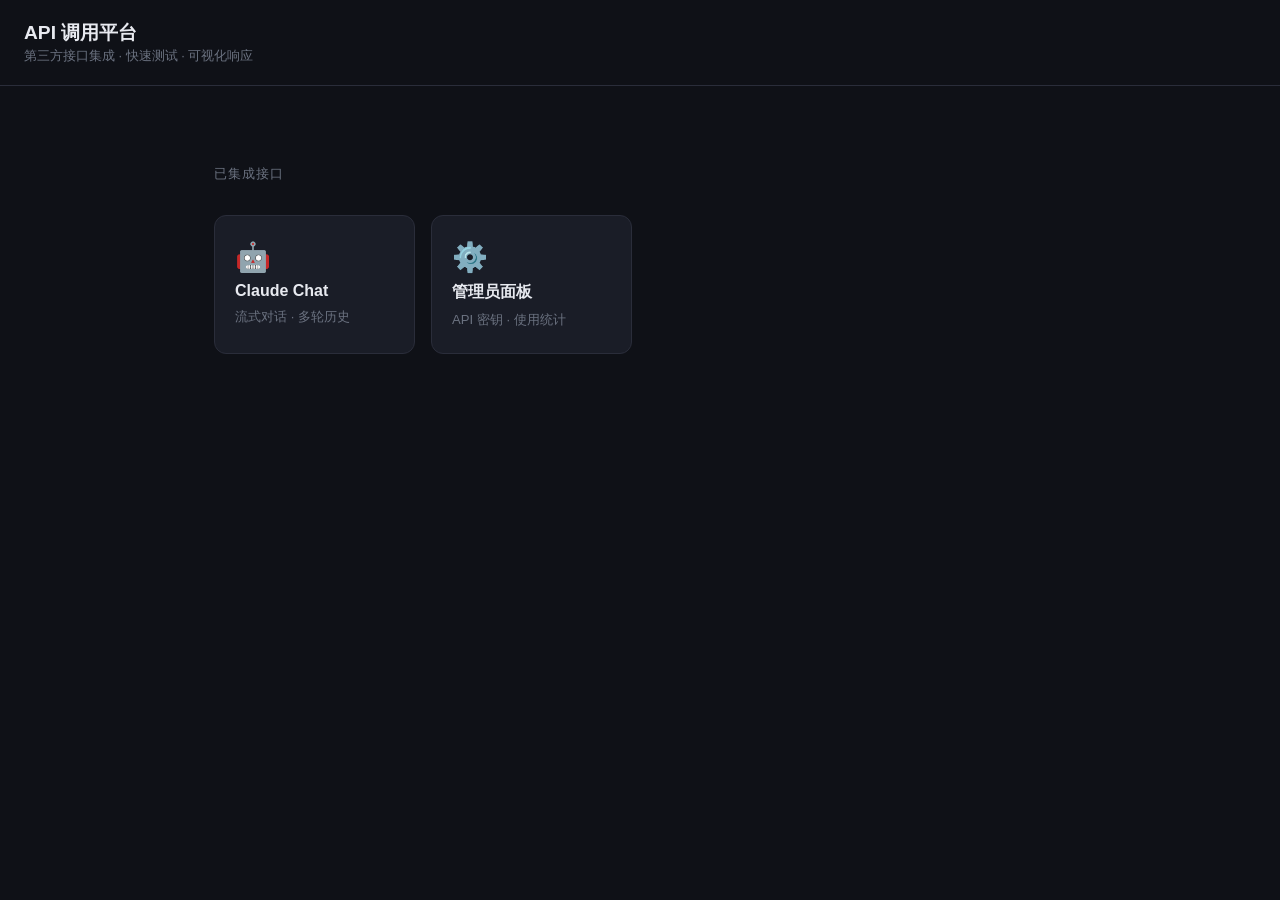
<file: index.html>
<!DOCTYPE html>
<html lang="zh-CN">
<head>
  <meta charset="UTF-8">
  <meta name="viewport" content="width=device-width, initial-scale=1.0">
  <title>API 调用平台</title>
  <link rel="stylesheet" href="assets/css/base.css">
  <style>
    header {
      border-bottom: 1px solid var(--border);
      padding: 20px 24px;
      display: flex;
      align-items: center;
      gap: 12px;
    }
    header h1 { font-size: 1.2rem; font-weight: 600; }
    header span { font-size: 0.8rem; color: var(--text-muted); }

    .nav-grid {
      display: grid;
      grid-template-columns: repeat(auto-fill, minmax(200px, 1fr));
      gap: 16px;
      margin-top: 32px;
    }

    .nav-card {
      background: var(--surface);
      border: 1px solid var(--border);
      border-radius: var(--radius);
      padding: 24px 20px;
      text-decoration: none;
      color: var(--text);
      transition: border-color 0.2s, transform 0.15s;
      display: flex;
      flex-direction: column;
      gap: 8px;
    }

    .nav-card:hover {
      border-color: var(--accent);
      transform: translateY(-2px);
    }

    .nav-card .icon { font-size: 1.8rem; }
    .nav-card .title { font-weight: 600; font-size: 1rem; }
    .nav-card .desc  { font-size: 0.82rem; color: var(--text-muted); }

    .section-title {
      font-size: 0.8rem;
      text-transform: uppercase;
      letter-spacing: 1px;
      color: var(--text-muted);
      margin-top: 40px;
      margin-bottom: 4px;
    }
  </style>
</head>
<body>
  <header>
    <div>
      <h1>API 调用平台</h1>
      <span>第三方接口集成 · 快速测试 · 可视化响应</span>
    </div>
  </header>

  <div class="container">
    <p class="section-title">已集成接口</p>
    <div class="nav-grid" id="nav">
      <!-- 页面卡片动态渲染 -->
    </div>
  </div>

  <script type="module">
    const pages = [
      { icon: '🤖', title: 'Claude Chat', desc: '流式对话 · 多轮历史', href: 'pages/claude.html' },
      { icon: '⚙️', title: '管理员面板', desc: 'API 密钥 · 使用统计', href: 'pages/admin.html' },
    ];

    const grid = document.getElementById('nav');

    if (pages.length === 0) {
      grid.innerHTML = `<p style="color:var(--text-muted);font-size:.9rem;grid-column:1/-1">暂无页面，请在 pages/ 目录下新建 API 调用页面。</p>`;
    } else {
      pages.forEach(p => {
        grid.insertAdjacentHTML('beforeend', `
          <a class="nav-card" href="${p.href}">
            <span class="icon">${p.icon}</span>
            <span class="title">${p.title}</span>
            <span class="desc">${p.desc}</span>
          </a>`);
      });
    }
  </script>
</body>
</html>
</file>
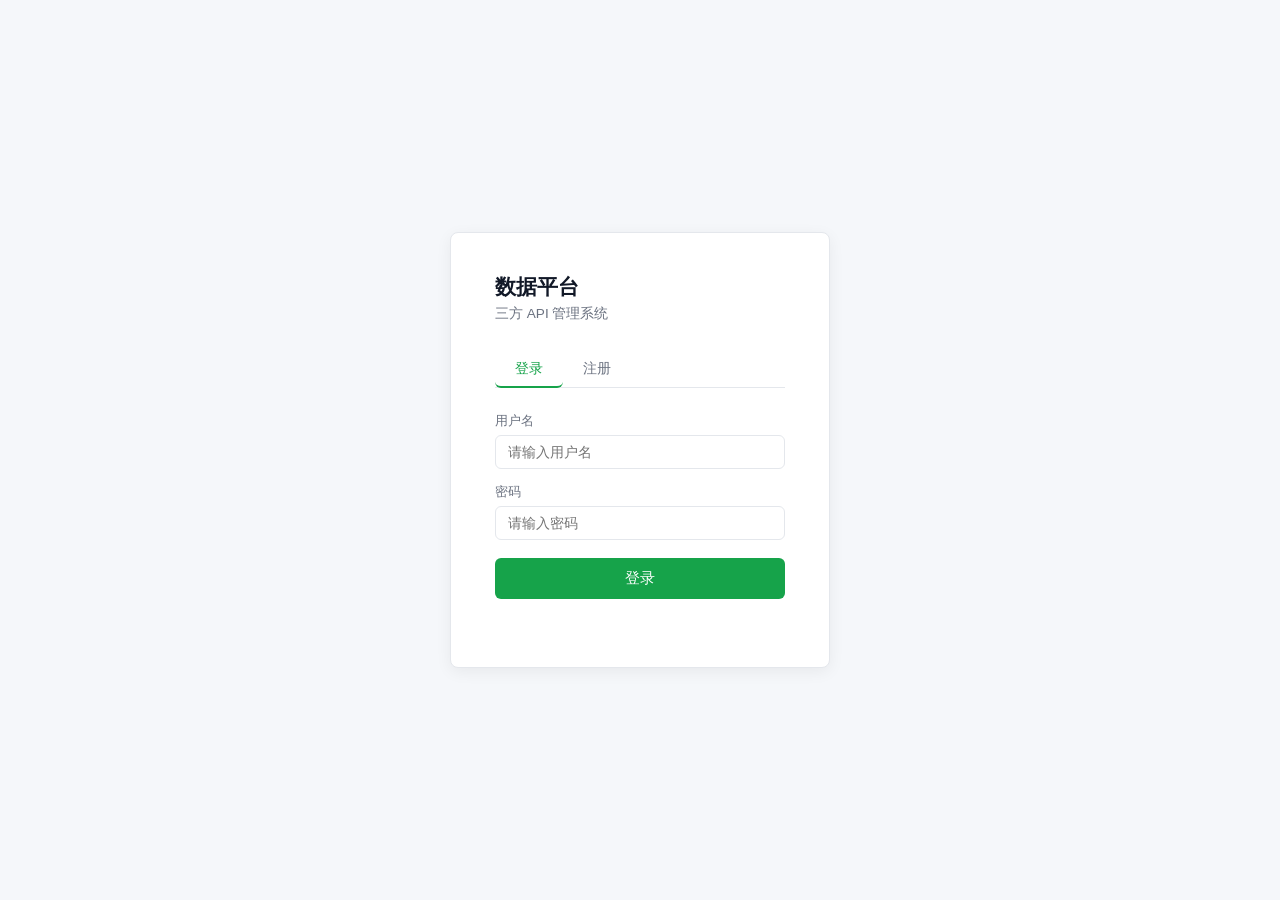
<file: pages/admin-new.html>
<!DOCTYPE html>
<html lang="zh-CN">
<head>
  <meta charset="UTF-8">
  <meta name="viewport" content="width=device-width, initial-scale=1.0">
  <title>管理员面板 — 数据平台</title>
  <link rel="stylesheet" href="../assets/css/platform.css">
  <style>
    .stat-card {
      background: #fff; border: 1px solid var(--border);
      border-radius: var(--radius); padding: 20px; cursor: pointer;
      transition: border-color .2s;
    }
    .stat-card:hover { border-color: var(--green); }
    .stat-card h3 { font-size: .9rem; color: var(--text-muted); margin-bottom: 8px; }
    .stat-card .val { font-size: 1.6rem; font-weight: 700; color: var(--text); }
    .stats-grid { display: grid; grid-template-columns: repeat(auto-fill,minmax(280px,1fr)); gap: 16px; }
    .chart-wrap { display: none; margin-top: 14px; }
    .chart-wrap.open { display: block; }
    .chart-svg { width: 100%; height: 80px; }
    .chart-label { display: flex; justify-content: space-between; font-size: .7rem; color: var(--text-muted); margin-top: 4px; }
  </style>
</head>
<body>
<!-- 面包屑 -->
<div class="breadcrumb">
  <span class="brand">数据平台</span>
  <span class="sep">›</span>
  <span class="current">管理员面板</span>
  <div class="breadcrumb-right" id="userBar"></div>
</div>

<div class="layout">
  <!-- 侧边栏 -->
  <div class="sidebar">
    <div class="sidebar-group open" id="sg1">
      <div class="sidebar-group-title" onclick="document.getElementById('sg1').classList.toggle('open')">
        三方API管理 <span class="arrow">›</span>
      </div>
      <div class="sidebar-children">
        <a href="#" class="sidebar-item active" data-page="requests">申请审核</a>
        <a href="#" class="sidebar-item" data-page="keys">密钥管理</a>
        <a href="#" class="sidebar-item" data-page="stats">使用统计</a>
        <a href="#" class="sidebar-item" data-page="users">用户管理</a>
      </div>
    </div>
  </div>

  <!-- 主内容 -->
  <div class="main">

    <!-- 申请审核 -->
    <div class="page active" id="page-requests">
      <div class="toolbar">
        <span class="page-title" style="margin:0">申请审核</span>
      </div>
      <div class="card" style="padding:0;overflow:hidden">
        <div class="table-wrap">
          <table>
            <thead>
              <tr><th>用户</th><th>API</th><th>需求项目</th><th>需求目的</th><th>负责人</th><th>预算</th><th>状态</th><th>申请时间</th><th>操作</th></tr>
            </thead>
            <tbody id="reqTbody"></tbody>
          </table>
        </div>
      </div>
    </div>

    <!-- 密钥管理 -->
    <div class="page" id="page-keys">
      <div class="toolbar">
        <span class="page-title" style="margin:0">密钥管理</span>
        <button class="btn btn-primary" id="addConfigBtn">+ 新增配置</button>
      </div>
      <div class="card" style="padding:0;overflow:hidden">
        <div class="table-wrap">
          <table>
            <thead>
              <tr><th>名称</th><th>供应商</th><th>密钥</th><th>状态</th><th>创建时间</th><th>操作</th></tr>
            </thead>
            <tbody id="configTbody"></tbody>
          </table>
        </div>
      </div>
    </div>

    <!-- 使用统计 -->
    <div class="page" id="page-stats">
      <p class="page-title">使用统计</p>
      <div class="stats-grid" id="statsGrid"></div>
    </div>

    <!-- 用户管理 -->
    <div class="page" id="page-users">
      <p class="page-title">用户管理</p>
      <div class="card" style="padding:0;overflow:hidden">
        <div class="table-wrap">
          <table>
            <thead>
              <tr><th>用户名</th><th>角色</th><th>注册时间</th></tr>
            </thead>
            <tbody id="userTbody"></tbody>
          </table>
        </div>
      </div>
    </div>

  </div>
</div>

<!-- 新增/编辑密钥弹窗 -->
<div class="modal-bg" id="modalBg">
  <div class="modal">
    <h3 id="modalTitle">新增配置</h3>
    <div class="form-group"><label>名称</label><input id="fName" placeholder="如 Claude Sonnet"></div>
    <div class="form-group"><label>供应商</label><input id="fProvider" placeholder="如 anthropic"></div>
    <div class="form-group"><label>Base URL</label><input id="fBaseUrl" placeholder="https://api.anthropic.com/v1"></div>
    <div class="form-group"><label>API Key</label><input id="fApiKey" type="password" placeholder="sk-ant-..."></div>
    <p style="color:#dc2626;font-size:.83rem;min-height:18px" id="modalError"></p>
    <div class="modal-actions">
      <button class="btn btn-secondary" id="cancelBtn">取消</button>
      <button class="btn btn-primary" id="saveBtn">保存</button>
    </div>
  </div>
</div>

<!-- 审核弹窗 -->
<div class="modal-bg" id="reviewBg">
  <div class="modal">
    <h3 id="reviewTitle">审核申请</h3>
    <div class="form-group"><label>审核意见（可选）</label><textarea id="reviewNote" rows="3" placeholder="填写通过或拒绝的理由…"></textarea></div>
    <div class="modal-actions">
      <button class="btn btn-secondary" id="reviewCancel">取消</button>
      <button class="btn btn-danger"    id="reviewReject">拒绝</button>
      <button class="btn btn-primary"   id="reviewApprove">通过</button>
    </div>
  </div>
</div>

<script type="module">
import { requireLogin, getUser, authHeaders, logout } from '../assets/js/auth.js';
if (!requireLogin()) throw new Error('redirect');
const user = getUser();
if (user.role !== 'admin') { window.location.href = '/pages/claude.html'; throw new Error('not admin'); }

document.getElementById('userBar').innerHTML = `
  <span class="username">${user.username}（管理员）</span>
  <button class="logout" id="logoutBtn">退出</button>`;
document.getElementById('logoutBtn').addEventListener('click', () => logout());

const ADMIN_PWD = 'admin123'; // 兼容旧端点
const ADMIN_HEADERS = { 'Content-Type':'application/json', 'X-Admin-Password': ADMIN_PWD };

// ── 导航 ──────────────────────────────────────────────────
document.querySelectorAll('[data-page]').forEach(a => {
  a.addEventListener('click', e => {
    e.preventDefault();
    document.querySelectorAll('[data-page]').forEach(x => x.classList.remove('active'));
    document.querySelectorAll('.page').forEach(p => p.classList.remove('active'));
    a.classList.add('active');
    document.getElementById('page-' + a.dataset.page).classList.add('active');
    if (a.dataset.page === 'requests') loadRequests();
    if (a.dataset.page === 'keys')     loadConfigs();
    if (a.dataset.page === 'stats')    loadStats();
    if (a.dataset.page === 'users')    loadUsers();
  });
});

// ── 申请审核 ──────────────────────────────────────────────
let reviewingId = null;

async function loadRequests() {
  const res = await fetch('http://localhost:8000/admin/api-requests', { headers: ADMIN_HEADERS });
  const list = await res.json().catch(() => []);
  const tbody = document.getElementById('reqTbody');
  if (!list.length) {
    tbody.innerHTML = '<tr><td colspan="9" style="text-align:center;color:var(--text-muted);padding:32px">暂无申请</td></tr>';
    return;
  }
  const S = { pending:['审核中','badge-yellow'], approved:['已通过','badge-green'], rejected:['已拒绝','badge-red'] };
  tbody.innerHTML = '';
  list.forEach(r => {
    const [label,cls] = S[r.status]||['未知','badge-gray'];
    const tr = document.createElement('tr');
    tr.innerHTML = `
      <td>${r.username}</td>
      <td>${r.config_name}<br><small style="color:var(--text-muted)">${r.provider}</small></td>
      <td>${r.project_name}</td>
      <td style="max-width:160px;white-space:nowrap;overflow:hidden;text-overflow:ellipsis" title="${r.purpose}">${r.purpose}</td>
      <td>${r.lead}</td>
      <td>${r.budget}</td>
      <td><span class="badge ${cls}">${label}</span></td>
      <td>${r.created_at.slice(0,10)}</td>
      <td>${r.status==='pending'
        ? `<button class="btn btn-primary" style="padding:4px 10px;font-size:.8rem" data-id="${r.id}">审核</button>`
        : `<span style="color:var(--text-muted);font-size:.82rem">${r.review_note||'—'}</span>`
      }</td>`;
    tbody.appendChild(tr);
  });
  tbody.querySelectorAll('[data-id]').forEach(b =>
    b.addEventListener('click', () => openReview(b.dataset.id)));
}

function openReview(id) {
  reviewingId = id;
  document.getElementById('reviewNote').value = '';
  document.getElementById('reviewBg').classList.add('open');
}

document.getElementById('reviewCancel').addEventListener('click',  () => document.getElementById('reviewBg').classList.remove('open'));
document.getElementById('reviewApprove').addEventListener('click', () => doReview('approved'));
document.getElementById('reviewReject').addEventListener('click',  () => doReview('rejected'));

async function doReview(status) {
  const note = document.getElementById('reviewNote').value.trim();
  await fetch(`http://localhost:8000/admin/api-requests/${reviewingId}`, {
    method: 'PUT', headers: ADMIN_HEADERS,
    body: JSON.stringify({ status, review_note: note }),
  });
  document.getElementById('reviewBg').classList.remove('open');
  loadRequests();
}

// ── 密钥管理 ──────────────────────────────────────────────
let editingId = null;

async function loadConfigs() {
  const res = await fetch('http://localhost:8000/admin/configs', { headers: ADMIN_HEADERS });
  const list = await res.json().catch(() => []);
  const tbody = document.getElementById('configTbody');
  if (!list.length) {
    tbody.innerHTML = '<tr><td colspan="6" style="text-align:center;color:var(--text-muted);padding:32px">暂无配置</td></tr>';
    return;
  }
  tbody.innerHTML = '';
  list.forEach(c => {
    const tr = document.createElement('tr');
    tr.innerHTML = `
      <td>${c.name}</td><td>${c.provider}</td>
      <td><code style="font-size:.82rem">${c.api_key}</code></td>
      <td><span class="badge ${c.is_active?'badge-green':'badge-gray'}">${c.is_active?'启用':'禁用'}</span></td>
      <td>${c.created_at.slice(0,10)}</td>
      <td>
        <button class="btn btn-secondary" style="padding:4px 10px;font-size:.8rem" data-edit="${c.id}">编辑</button>
        <button class="btn btn-danger"    style="padding:4px 10px;font-size:.8rem" data-del="${c.id}">删除</button>
      </td>`;
    tbody.appendChild(tr);
  });
  tbody.querySelectorAll('[data-edit]').forEach(b => b.addEventListener('click', () => openEdit(list.find(x=>x.id==b.dataset.edit))));
  tbody.querySelectorAll('[data-del]').forEach(b  => b.addEventListener('click', () => confirmDel(b.dataset.del)));
}

document.getElementById('addConfigBtn').addEventListener('click', () => {
  editingId = null;
  document.getElementById('modalTitle').textContent = '新增配置';
  ['fName','fProvider','fBaseUrl','fApiKey'].forEach(id => document.getElementById(id).value = '');
  document.getElementById('modalError').textContent = '';
  document.getElementById('modalBg').classList.add('open');
});

document.getElementById('cancelBtn').addEventListener('click', () => document.getElementById('modalBg').classList.remove('open'));

function openEdit(c) {
  editingId = c.id;
  document.getElementById('modalTitle').textContent = '编辑配置';
  document.getElementById('fName').value = c.name;
  document.getElementById('fProvider').value = c.provider;
  document.getElementById('fBaseUrl').value = c.base_url;
  document.getElementById('fApiKey').value = '';
  document.getElementById('modalError').textContent = '';
  document.getElementById('modalBg').classList.add('open');
}

document.getElementById('saveBtn').addEventListener('click', async () => {
  const err = document.getElementById('modalError');
  const name = document.getElementById('fName').value.trim();
  const provider = document.getElementById('fProvider').value.trim();
  const base_url = document.getElementById('fBaseUrl').value.trim();
  const api_key  = document.getElementById('fApiKey').value.trim();
  if (!name||!provider||!base_url) { err.textContent='名称、供应商、Base URL 不能为空'; return; }
  if (!editingId && !api_key) { err.textContent='API Key 不能为空'; return; }
  const body = { name, provider, base_url, api_key: api_key||'(unchanged)', is_active:1 };
  try {
    if (editingId)
      await fetch(`http://localhost:8000/admin/configs/${editingId}`, { method:'PUT', headers:ADMIN_HEADERS, body:JSON.stringify(body) });
    else
      await fetch('http://localhost:8000/admin/configs', { method:'POST', headers:ADMIN_HEADERS, body:JSON.stringify(body) });
    document.getElementById('modalBg').classList.remove('open');
    loadConfigs();
  } catch(e) { err.textContent = '保存失败'; }
});

async function confirmDel(id) {
  if (!confirm('确定删除此配置？')) return;
  await fetch(`http://localhost:8000/admin/configs/${id}`, { method:'DELETE', headers:ADMIN_HEADERS });
  loadConfigs();
}

// ── 使用统计 ──────────────────────────────────────────────
async function loadStats() {
  const res = await fetch('http://localhost:8000/admin/stats', { headers: ADMIN_HEADERS });
  const list = await res.json().catch(() => []);
  const grid = document.getElementById('statsGrid');
  if (!list.length) { grid.innerHTML = '<p style="color:var(--text-muted)">暂无统计数据</p>'; return; }
  grid.innerHTML = '';
  list.forEach(s => {
    const card = document.createElement('div');
    card.className = 'stat-card';
    card.innerHTML = `
      <h3>${s.name} <span style="font-size:.75rem;color:var(--text-muted)">${s.provider}</span></h3>
      <div style="display:grid;grid-template-columns:1fr 1fr;gap:8px;font-size:.85rem">
        <div><div style="color:var(--text-muted)">调用次数</div><div style="font-weight:600">${s.total_calls}</div></div>
        <div><div style="color:var(--text-muted)">成功率</div><div style="font-weight:600">${s.success_rate}%</div></div>
        <div><div style="color:var(--text-muted)">累计Token</div><div style="font-weight:600">${s.total_tokens.toLocaleString()}</div></div>
        <div><div style="color:var(--text-muted)">平均耗时</div><div style="font-weight:600">${s.avg_duration_ms}ms</div></div>
      </div>
      <div class="chart-wrap" id="chart-${s.config_id}">
        <div style="font-size:.75rem;color:var(--text-muted);margin:10px 0 4px">近7天趋势</div>
        <svg class="chart-svg" id="svg-${s.config_id}" viewBox="0 0 260 60" preserveAspectRatio="none"></svg>
        <div class="chart-label" id="label-${s.config_id}"></div>
      </div>`;
    card.addEventListener('click', () => toggleChart(s.config_id));
    grid.appendChild(card);
  });
}

async function toggleChart(id) {
  const wrap = document.getElementById('chart-'+id);
  if (wrap.classList.contains('open')) { wrap.classList.remove('open'); return; }
  wrap.classList.add('open');
  const res = await fetch(`http://localhost:8000/admin/stats/${id}/daily`, { headers: ADMIN_HEADERS });
  const data = await res.json().catch(() => []);
  const days = Array.from({length:7},(_,i)=>{ const d=new Date(); d.setDate(d.getDate()-6+i); return d.toISOString().slice(0,10); });
  const map = Object.fromEntries(data.map(d=>[d.day,d.count]));
  const vals = days.map(d=>map[d]||0);
  const max = Math.max(...vals,1);
  const W=260,H=60,pad=10;
  const xs = days.map((_,i)=>pad+i*((W-pad*2)/6));
  const ys = vals.map(v=>H-pad-(v/max)*(H-pad*2));
  document.getElementById('svg-'+id).innerHTML =
    `<polyline points="${xs.map((x,i)=>`${x},${ys[i]}`).join(' ')}" fill="none" stroke="var(--green)" stroke-width="2" stroke-linejoin="round"/>
     ${xs.map((x,i)=>`<circle cx="${x}" cy="${ys[i]}" r="3" fill="var(--green)"/>`).join('')}`;
  document.getElementById('label-'+id).innerHTML = days.map(d=>`<span>${d.slice(5)}</span>`).join('');
}

// ── 用户管理 ──────────────────────────────────────────────
async function loadUsers() {
  const res = await fetch('http://localhost:8000/admin/users', { headers: ADMIN_HEADERS });
  const list = await res.json().catch(() => []);
  const tbody = document.getElementById('userTbody');
  tbody.innerHTML = list.map(u => `<tr>
    <td>${u.username}</td>
    <td><span class="badge ${u.role==='admin'?'badge-green':'badge-gray'}">${u.role==='admin'?'管理员':'普通用户'}</span></td>
    <td>${u.created_at.slice(0,10)}</td>
  </tr>`).join('');
}

// 初始加载申请列表
loadRequests();
</script>
</body>
</html>
</file>
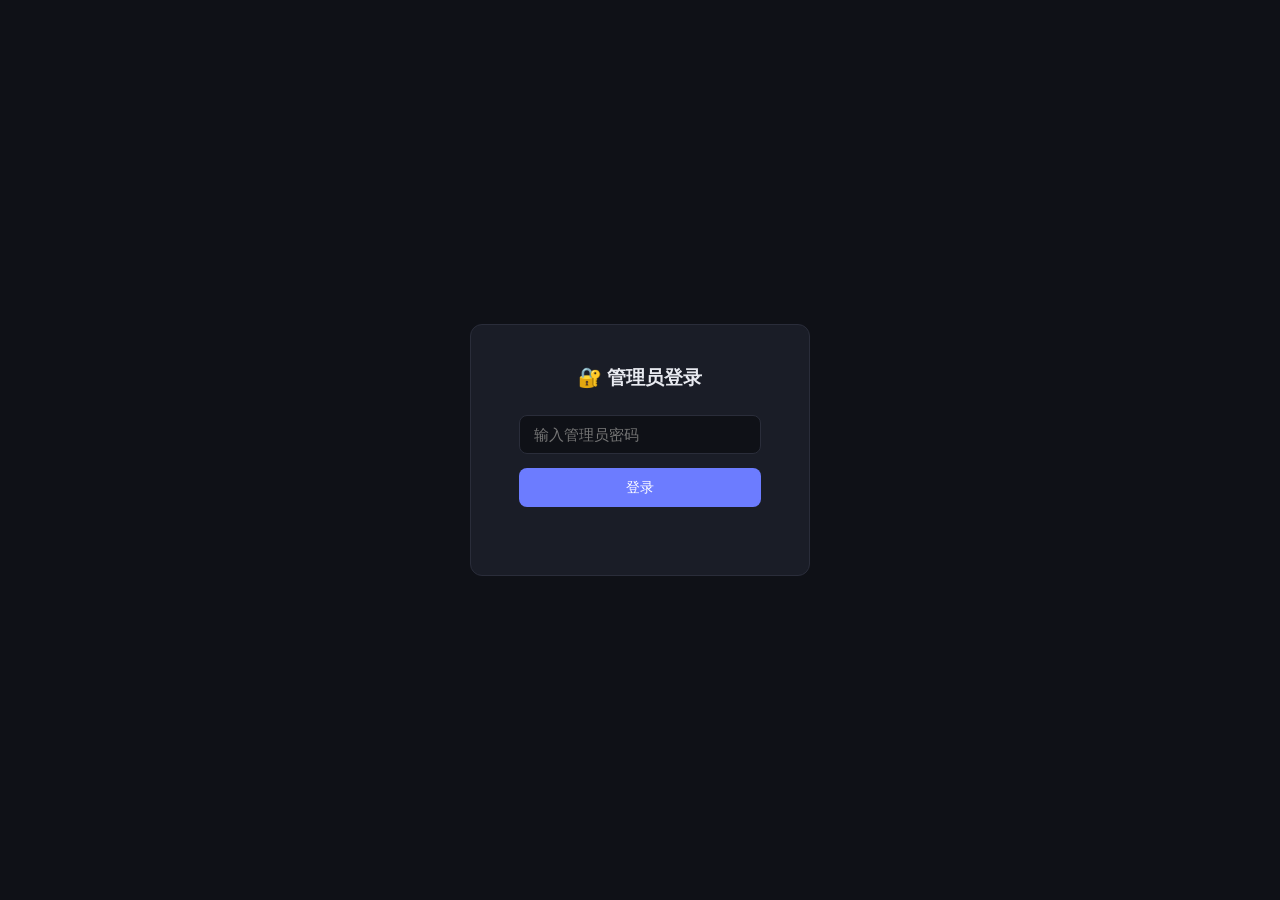
<file: pages/admin.html>
<!DOCTYPE html>
<html lang="zh-CN">
<head>
  <meta charset="UTF-8">
  <meta name="viewport" content="width=device-width, initial-scale=1.0">
  <title>管理员面板</title>
  <link rel="stylesheet" href="../assets/css/base.css">
  <style>
    .badge { display:inline-block; padding:2px 8px; border-radius:12px; font-size:.75rem; font-weight:500; }
    .badge-green  { background:#dcfce7; color:#15803d; }
    .badge-yellow { background:#fef9c3; color:#854d0e; }
    .badge-red    { background:#fee2e2; color:#dc2626; }
    .badge-gray   { background:#f3f4f6; color:#6b7280; }
    table { width:100%; border-collapse:collapse; font-size:.88rem; }
    th { text-align:left; padding:10px 14px; font-size:.8rem; color:#9ca3af; border-bottom:1px solid var(--border); background:#fafafa; }
    td { padding:11px 14px; border-bottom:1px solid var(--border); }
    tr:last-child td { border-bottom:none; }
  </style>
  <style>
    body { display: flex; flex-direction: column; min-height: 100vh; }

    /* 登录页 */
    .login-wrap {
      flex: 1; display: flex; align-items: center; justify-content: center;
    }
    .login-card {
      background: var(--surface); border: 1px solid var(--border);
      border-radius: var(--radius); padding: 40px 48px; width: 340px; text-align: center;
    }
    .login-card h1 { font-size: 1.2rem; margin-bottom: 24px; }
    .login-card input { margin-bottom: 14px; }
    .login-error { color: var(--error); font-size: .85rem; margin-top: 8px; min-height: 20px; }

    /* 主界面 */
    .app { display: none; flex: 1; }
    .sidebar {
      width: 180px; background: var(--surface); border-right: 1px solid var(--border);
      padding: 24px 12px; display: flex; flex-direction: column; gap: 4px; position: fixed;
      top: 0; left: 0; bottom: 0;
    }
    .sidebar h2 { font-size: .8rem; color: var(--text-muted); text-transform: uppercase;
      letter-spacing: 1px; padding: 0 8px; margin-bottom: 8px; }
    .nav-item {
      display: flex; align-items: center; gap: 8px; padding: 10px 12px;
      border-radius: 8px; cursor: pointer; font-size: .9rem; color: var(--text-muted);
      border: none; background: none; width: 100%; text-align: left;
    }
    .nav-item:hover { background: var(--border); color: var(--text); }
    .nav-item.active { background: var(--accent); color: #fff; }
    .main { margin-left: 180px; padding: 32px 32px; flex: 1; }
    .page { display: none; }
    .page.active { display: block; }
    .page-title { font-size: 1.1rem; font-weight: 600; margin-bottom: 24px; }

    /* 表格 */
    table { width: 100%; border-collapse: collapse; font-size: .9rem; }
    th { text-align: left; padding: 10px 14px; font-size: .8rem; color: var(--text-muted);
      border-bottom: 1px solid var(--border); }
    td { padding: 12px 14px; border-bottom: 1px solid var(--border); }
    tr:last-child td { border-bottom: none; }
    .badge {
      display: inline-block; padding: 2px 8px; border-radius: 4px; font-size: .78rem;
    }
    .badge-on  { background: rgba(52,211,153,.15); color: var(--success); }
    .badge-off { background: rgba(107,114,128,.15); color: var(--text-muted); }

    /* 弹窗 */
    .modal-bg {
      display: none; position: fixed; inset: 0; background: rgba(0,0,0,.5);
      align-items: center; justify-content: center; z-index: 100;
    }
    .modal-bg.open { display: flex; }
    .modal {
      background: var(--surface); border: 1px solid var(--border);
      border-radius: var(--radius); padding: 28px 32px; width: 440px;
    }
    .modal h3 { font-size: 1rem; margin-bottom: 20px; }
    .form-group { margin-bottom: 14px; }
    .modal-actions { display: flex; gap: 10px; justify-content: flex-end; margin-top: 20px; }

    /* 统计卡片 */
    .stats-grid { display: grid; grid-template-columns: repeat(auto-fill, minmax(300px,1fr)); gap: 16px; }
    .stat-card {
      background: var(--surface); border: 1px solid var(--border);
      border-radius: var(--radius); padding: 20px; cursor: pointer;
      transition: border-color .2s;
    }
    .stat-card:hover { border-color: var(--accent); }
    .stat-card h3 { font-size: .95rem; font-weight: 600; margin-bottom: 12px; }
    .stat-row { display: flex; justify-content: space-between; font-size: .85rem;
      color: var(--text-muted); margin-bottom: 6px; }
    .stat-row span:last-child { color: var(--text); font-weight: 500; }
    .chart-wrap { margin-top: 14px; display: none; }
    .chart-wrap.open { display: block; }

    /* SVG 折线图 */
    .chart-svg { width: 100%; height: 80px; }
    .chart-label { display: flex; justify-content: space-between;
      font-size: .7rem; color: var(--text-muted); margin-top: 4px; }

    /* 操作按钮 */
    .btn-icon {
      background: none; color: var(--text-muted); padding: 4px 8px;
      font-size: .82rem; border-radius: 4px;
    }
    .btn-icon:hover { background: var(--border); color: var(--text); }
    .btn-danger { background: rgba(248,113,113,.1); color: var(--error); }
    .btn-danger:hover { background: rgba(248,113,113,.2); }
  </style>
</head>
<body>

<!-- 登录页 -->
<div class="login-wrap" id="loginWrap">
  <div class="login-card">
    <h1>🔐 管理员登录</h1>
    <input type="password" id="pwdInput" placeholder="输入管理员密码">
    <button class="btn-primary" id="loginBtn" style="width:100%">登录</button>
    <p class="login-error" id="loginError"></p>
  </div>
</div>

<!-- 主界面 -->
<div class="app" id="app" style="display:none;flex-direction:row">
  <div class="sidebar">
    <h2>管理面板</h2>
    <button class="nav-item active" data-page="keys">🔑 密钥管理</button>
    <button class="nav-item" data-page="requests">📋 申请审核</button>
    <button class="nav-item" data-page="stats">📊 使用统计</button>
    <button class="nav-item" data-page="settings">⚙️ 设置</button>
  </div>
  <div class="main">

    <!-- 密钥管理页 -->
    <div class="page active" id="page-keys">
      <div style="display:flex;justify-content:space-between;align-items:center;margin-bottom:24px">
        <span class="page-title" style="margin:0">密钥管理</span>
        <button class="btn-primary" id="addConfigBtn">+ 新增配置</button>
      </div>
      <div class="card" style="padding:0;overflow:hidden">
        <table id="configTable">
          <thead>
            <tr>
              <th>名称</th><th>提供商</th><th>密钥</th>
              <th>状态</th><th>创建时间</th><th>操作</th>
            </tr>
          </thead>
          <tbody id="configTbody"></tbody>
        </table>
      </div>
    </div>

    <!-- 申请审核页 -->
    <div class="page" id="page-requests">
      <p class="page-title">申请审核</p>
      <div class="card" style="padding:0;overflow:hidden">
        <table id="reqTable">
          <thead>
            <tr><th>用户</th><th>API</th><th>需求项目</th><th>负责人</th><th>预算</th><th>状态</th><th>申请时间</th><th>操作</th></tr>
          </thead>
          <tbody id="reqTbody"></tbody>
        </table>
      </div>
    </div>

    <!-- 统计页 -->
    <div class="page" id="page-stats">
      <p class="page-title">使用统计</p>
      <div class="stats-grid" id="statsGrid"></div>
    </div>

    <!-- 设置页 -->
    <div class="page" id="page-settings">
      <p class="page-title">设置</p>
      <div class="card">
        <p style="font-size:.9rem;color:var(--text-muted);line-height:1.8">
          管理员密码通过环境变量 <code style="background:var(--bg);padding:2px 6px;border-radius:4px">ADMIN_PASSWORD</code> 配置。<br>
          修改密码请在项目根目录的 <code style="background:var(--bg);padding:2px 6px;border-radius:4px">.env</code> 文件中更新该变量，然后重启 server.py 生效。
        </p>
      </div>
    </div>

  </div>
</div>

<!-- 新增/编辑弹窗 -->
<div class="modal-bg" id="modalBg">
  <div class="modal">
    <h3 id="modalTitle">新增配置</h3>
    <div class="form-group"><label>名称</label><input id="fName" placeholder="如 Claude Sonnet"></div>
    <div class="form-group"><label>提供商</label><input id="fProvider" placeholder="如 anthropic"></div>
    <div class="form-group"><label>Base URL</label><input id="fBaseUrl" placeholder="https://api.anthropic.com/v1"></div>
    <div class="form-group"><label>API Key</label><input id="fApiKey" type="password" placeholder="sk-ant-..."></div>
    <div class="form-group">
      <label style="display:flex;align-items:center;gap:8px;justify-content:space-between">
        <span>可用模型(逗号分隔)</span>
        <button type="button" id="fetchModelsBtn" class="btn-icon"
                style="font-size:.78rem;padding:3px 10px"
                title="保存后可从供应商 /v1/models 自动拉取">从供应商拉取</button>
      </label>
      <textarea id="fModels" rows="3" placeholder="如 gpt-4o,gpt-4o-mini"
                style="width:100%;font-family:inherit;font-size:.85rem;resize:vertical"></textarea>
      <p id="fetchModelsHint" style="color:var(--text-muted);font-size:.75rem;margin-top:4px;min-height:14px"></p>
    </div>
    <p style="color:var(--error);font-size:.83rem;min-height:18px" id="modalError"></p>
    <div class="modal-actions">
      <button class="btn-secondary" id="cancelBtn">取消</button>
      <button class="btn-primary" id="saveBtn">保存</button>
    </div>
  </div>
</div>

<script type="module">
import { login, getConfigs, createConfig, updateConfig, deleteConfig, getStats, getDailyStats, fetchProviderModels } from '../assets/js/admin.js';

// ── 登录 ──────────────────────────────────────────────────
const loginWrap  = document.getElementById('loginWrap');
const app        = document.getElementById('app');
const pwdInput   = document.getElementById('pwdInput');
const loginBtn   = document.getElementById('loginBtn');
const loginError = document.getElementById('loginError');

async function doLogin() {
  loginError.textContent = '';
  const ok = await login(pwdInput.value).catch(() => false);
  if (ok) {
    loginWrap.style.display = 'none';
    app.style.display = 'flex';
    loadKeys();
  } else {
    loginError.textContent = '密码错误，请重试';
  }
}
loginBtn.addEventListener('click', doLogin);
pwdInput.addEventListener('keydown', e => { if (e.key === 'Enter') doLogin(); });

// ── 导航 ──────────────────────────────────────────────────
document.querySelectorAll('.nav-item').forEach(btn => {
  btn.addEventListener('click', () => {
    document.querySelectorAll('.nav-item').forEach(b => b.classList.remove('active'));
    document.querySelectorAll('.page').forEach(p => p.classList.remove('active'));
    btn.classList.add('active');
    const page = document.getElementById('page-' + btn.dataset.page);
    page.classList.add('active');
    if (btn.dataset.page === 'stats') loadStats();
  });
});

// ── 密钥管理 ──────────────────────────────────────────────
const configTbody = document.getElementById('configTbody');
let editingId = null;

async function loadKeys() {
  const configs = await getConfigs().catch(() => []);
  configTbody.innerHTML = '';
  if (configs.length === 0) {
    configTbody.innerHTML = '<tr><td colspan="6" style="text-align:center;color:var(--text-muted);padding:32px">暂无配置，点击「新增配置」添加</td></tr>';
    return;
  }
  configs.forEach(c => {
    const tr = document.createElement('tr');
    tr.innerHTML = `
      <td>${esc(c.name)}</td>
      <td>${esc(c.provider)}</td>
      <td><code>${esc(c.api_key)}</code></td>
      <td><span class="badge ${c.is_active ? 'badge-on' : 'badge-off'}">${c.is_active ? '启用' : '禁用'}</span></td>
      <td>${c.created_at.slice(0,10)}</td>
      <td>
        <button class="btn-icon" data-edit="${c.id}">编辑</button>
        <button class="btn-icon btn-danger" data-del="${c.id}">删除</button>
      </td>`;
    configTbody.appendChild(tr);
  });
  configTbody.querySelectorAll('[data-edit]').forEach(b =>
    b.addEventListener('click', () => openEdit(configs.find(c => c.id == b.dataset.edit))));
  configTbody.querySelectorAll('[data-del]').forEach(b =>
    b.addEventListener('click', () => confirmDelete(b.dataset.del)));
}

function esc(s) {
  return String(s).replace(/&/g,'&amp;').replace(/</g,'&lt;').replace(/>/g,'&gt;');
}

// ── 弹窗 ──────────────────────────────────────────────────
const modalBg    = document.getElementById('modalBg');
const modalTitle = document.getElementById('modalTitle');
const modalError = document.getElementById('modalError');
const fName      = document.getElementById('fName');
const fProvider  = document.getElementById('fProvider');
const fBaseUrl   = document.getElementById('fBaseUrl');
const fApiKey    = document.getElementById('fApiKey');
const fModels    = document.getElementById('fModels');
const fetchModelsBtn  = document.getElementById('fetchModelsBtn');
const fetchModelsHint = document.getElementById('fetchModelsHint');

function refreshFetchBtn() {
  if (editingId) {
    fetchModelsBtn.disabled = false;
    fetchModelsHint.textContent = '';
  } else {
    fetchModelsBtn.disabled = true;
    fetchModelsHint.textContent = '请先保存配置后再拉取';
  }
}

document.getElementById('addConfigBtn').addEventListener('click', () => {
  editingId = null;
  modalTitle.textContent = '新增配置';
  fName.value = fProvider.value = fBaseUrl.value = fApiKey.value = fModels.value = '';
  modalError.textContent = '';
  refreshFetchBtn();
  modalBg.classList.add('open');
});

document.getElementById('cancelBtn').addEventListener('click', () => modalBg.classList.remove('open'));
modalBg.addEventListener('click', e => { if (e.target === modalBg) modalBg.classList.remove('open'); });

function openEdit(c) {
  editingId = c.id;
  modalTitle.textContent = '编辑配置';
  fName.value = c.name; fProvider.value = c.provider;
  fBaseUrl.value = c.base_url; fApiKey.value = '';
  fModels.value = c.models || '';
  modalError.textContent = '';
  refreshFetchBtn();
  modalBg.classList.add('open');
}

fetchModelsBtn.addEventListener('click', async () => {
  if (!editingId) return;
  const original = fetchModelsBtn.textContent;
  fetchModelsBtn.disabled = true;
  fetchModelsBtn.textContent = '拉取中…';
  fetchModelsHint.textContent = '';
  try {
    const data = await fetchProviderModels(editingId);
    const list = data.models || [];
    if (!list.length) {
      fetchModelsHint.textContent = '供应商返回 0 个模型';
    } else {
      fModels.value = list.join(',');
      fetchModelsHint.textContent = `已拉取 ${list.length} 个模型,记得点保存`;
    }
  } catch (e) {
    fetchModelsHint.textContent = '拉取失败:' + (e.message || e);
  } finally {
    fetchModelsBtn.disabled = false;
    fetchModelsBtn.textContent = original;
  }
});

document.getElementById('saveBtn').addEventListener('click', async () => {
  modalError.textContent = '';
  if (!fName.value.trim() || !fProvider.value.trim() || !fBaseUrl.value.trim()) {
    modalError.textContent = '名称、提供商、Base URL 不能为空'; return;
  }
  if (!editingId && !fApiKey.value.trim()) {
    modalError.textContent = 'API Key 不能为空'; return;
  }
  const body = {
    name: fName.value.trim(), provider: fProvider.value.trim(),
    base_url: fBaseUrl.value.trim(), api_key: fApiKey.value.trim() || '(unchanged)',
    models: fModels.value.split(',').map(s => s.trim()).filter(Boolean).join(','),
    is_active: 1,
  };
  try {
    if (editingId) await updateConfig(editingId, body);
    else           await createConfig(body);
    modalBg.classList.remove('open');
    loadKeys();
  } catch (e) {
    modalError.textContent = '保存失败：' + e.message;
  }
});

async function confirmDelete(id) {
  if (!confirm('确定删除此配置及其所有统计记录？')) return;
  await deleteConfig(id).catch(() => {});
  loadKeys();
}

// ── 统计页 ────────────────────────────────────────────────
const statsGrid = document.getElementById('statsGrid');

async function loadStats() {
  const stats = await getStats().catch(() => []);
  statsGrid.innerHTML = '';
  if (stats.length === 0) {
    statsGrid.innerHTML = '<p style="color:var(--text-muted);font-size:.9rem">暂无统计数据，先在密钥管理页添加配置并发起聊天。</p>';
    return;
  }
  stats.forEach(s => {
    const card = document.createElement('div');
    card.className = 'stat-card';
    card.innerHTML = `
      <h3>${esc(s.name)} <span style="font-size:.75rem;color:var(--text-muted)">${esc(s.provider)}</span></h3>
      <div class="stat-row"><span>总调用次数</span><span>${s.total_calls}</span></div>
      <div class="stat-row"><span>成功率</span><span>${s.success_rate}%</span></div>
      <div class="stat-row"><span>累计 Token</span><span>${s.total_tokens.toLocaleString()}</span></div>
      <div class="stat-row"><span>平均响应时间</span><span>${s.avg_duration_ms} ms</span></div>
      <div class="stat-row"><span>最后使用</span><span>${s.last_used.slice(0,16).replace('T',' ')}</span></div>
      <div class="chart-wrap" id="chart-${s.config_id}">
        <div style="font-size:.75rem;color:var(--text-muted);margin-bottom:6px">最近 7 天调用趋势</div>
        <svg class="chart-svg" id="svg-${s.config_id}" viewBox="0 0 260 60" preserveAspectRatio="none"></svg>
        <div class="chart-label" id="label-${s.config_id}"></div>
      </div>`;
    card.addEventListener('click', () => toggleChart(s.config_id));
    statsGrid.appendChild(card);
  });
}

async function toggleChart(configId) {
  const wrap = document.getElementById('chart-' + configId);
  if (wrap.classList.contains('open')) { wrap.classList.remove('open'); return; }
  wrap.classList.add('open');
  const data = await getDailyStats(configId).catch(() => []);
  drawChart(configId, data);
}

function drawChart(configId, data) {
  const svg   = document.getElementById('svg-' + configId);
  const label = document.getElementById('label-' + configId);
  const days  = getLast7Days();
  const map   = Object.fromEntries(data.map(d => [d.day, d.count]));
  const vals  = days.map(d => map[d] || 0);
  const max   = Math.max(...vals, 1);
  const W = 260, H = 60, pad = 10;
  const xs = days.map((_, i) => pad + i * ((W - pad*2) / 6));
  const ys = vals.map(v => H - pad - (v / max) * (H - pad*2));
  const pts = xs.map((x, i) => `${x},${ys[i]}`).join(' ');
  svg.innerHTML = `
    <polyline points="${pts}" fill="none" stroke="var(--accent)" stroke-width="2" stroke-linejoin="round"/>
    ${xs.map((x,i) => `<circle cx="${x}" cy="${ys[i]}" r="3" fill="var(--accent)"/>`).join('')}`;
  label.innerHTML = days.map(d => `<span>${d.slice(5)}</span>`).join('');
}

function getLast7Days() {
  const days = [];
  for (let i = 6; i >= 0; i--) {
    const d = new Date(); d.setDate(d.getDate() - i);
    days.push(d.toISOString().slice(0,10));
  }
  return days;
}

// ── 申请审核 ───────────────────────────────────────────────
const reqTbody = document.getElementById('reqTbody');
const STATUS_MAP = { pending:'审核中', approved:'已通过', rejected:'已拒绝' };
const STATUS_CLS = { pending:'badge-yellow', approved:'badge-green', rejected:'badge-red' };

async function loadRequests() {
  const res = await fetch('http://localhost:8000/admin/api-requests', {
    headers: { 'X-Admin-Password': sessionStorage.getItem('adminPwd') || '' }
  });
  const list = await res.json().catch(() => []);
  reqTbody.innerHTML = '';
  if (!list.length) {
    reqTbody.innerHTML = '<tr><td colspan="8" style="text-align:center;color:#9ca3af;padding:32px">暂无申请记录</td></tr>';
    return;
  }
  list.forEach(r => {
    const tr = document.createElement('tr');
    tr.innerHTML = `
      <td>${r.username}</td>
      <td>${r.config_name}<br><small style="color:#9ca3af">${r.provider}</small></td>
      <td>${r.project_name}</td>
      <td>${r.lead}</td>
      <td>${r.budget}</td>
      <td><span class="badge ${STATUS_CLS[r.status]||'badge-gray'}">${STATUS_MAP[r.status]||r.status}</span></td>
      <td>${r.created_at.slice(0,10)}</td>
      <td>
        ${r.status==='pending' ? `
          <button class="btn-icon" style="color:var(--success)" data-approve="${r.id}">通过</button>
          <button class="btn-icon btn-danger" data-reject="${r.id}">拒绝</button>
        ` : `<span style="color:#9ca3af;font-size:.82rem">${r.review_note||'—'}</span>`}
      </td>`;
    reqTbody.appendChild(tr);
  });
  reqTbody.querySelectorAll('[data-approve]').forEach(b =>
    b.addEventListener('click', () => reviewRequest(b.dataset.approve, 'approved')));
  reqTbody.querySelectorAll('[data-reject]').forEach(b =>
    b.addEventListener('click', () => reviewRequest(b.dataset.reject, 'rejected')));
}

async function reviewRequest(id, status) {
  const note = status === 'rejected' ? (prompt('请填写拒绝理由（可选）') || '') : '';
  await fetch(`http://localhost:8000/admin/api-requests/${id}`, {
    method: 'PUT',
    headers: { 'Content-Type':'application/json', 'X-Admin-Password': sessionStorage.getItem('adminPwd')||'' },
    body: JSON.stringify({ status, review_note: note }),
  });
  loadRequests();
}

// 切换到申请审核页时加载
document.querySelectorAll('.nav-item').forEach(btn => {
  if (btn.dataset.page === 'requests') {
    btn.addEventListener('click', loadRequests, { once: false });
  }
});
</script>
</body>
</html>
</file>
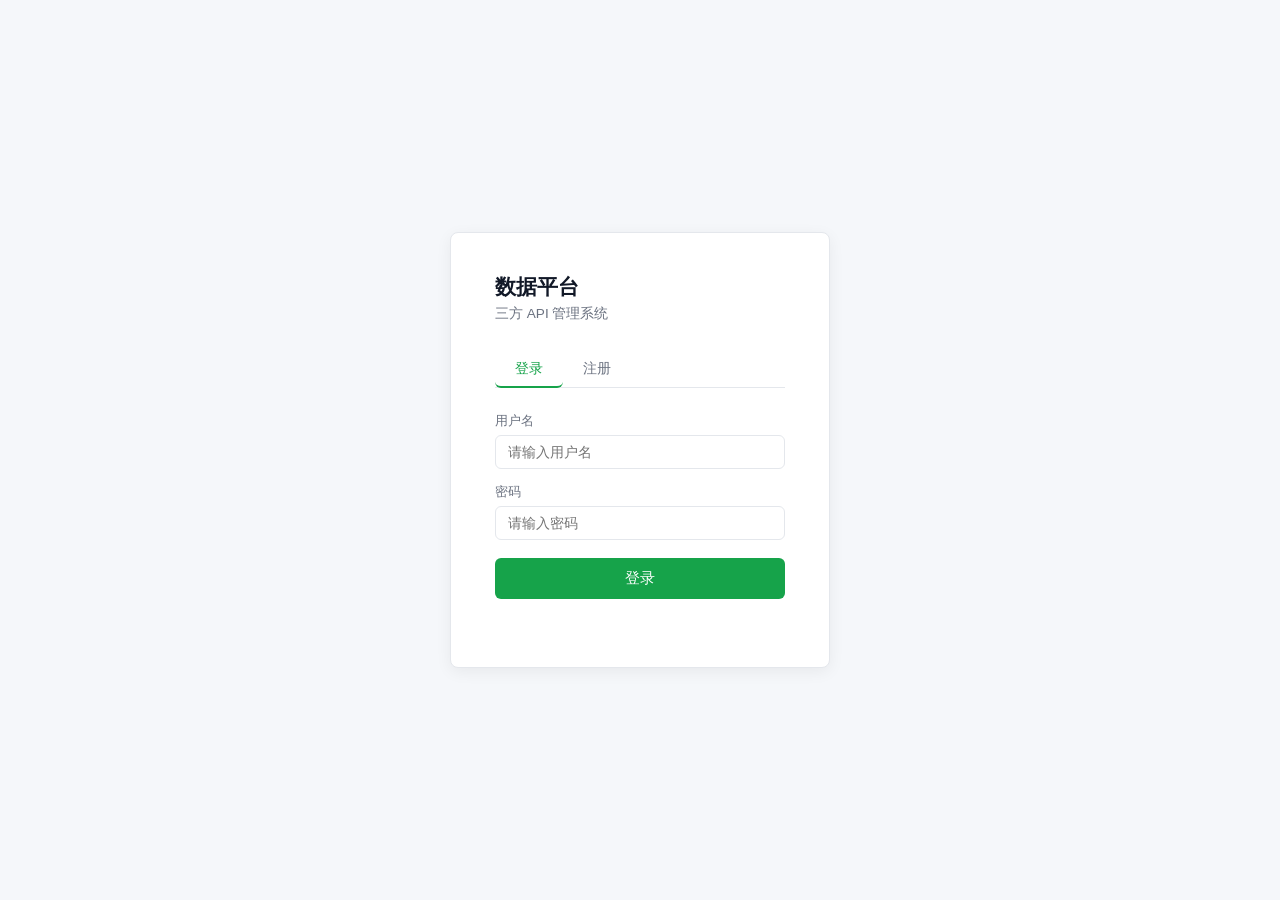
<file: pages/apply.html>
<!DOCTYPE html>
<html lang="zh-CN">
<head>
  <meta charset="UTF-8">
  <meta name="viewport" content="width=device-width, initial-scale=1.0">
  <title>API管理 — 数据平台</title>
  <link rel="stylesheet" href="../assets/css/platform.css">
  <style>
    .tabs { display: flex; gap: 0; border-bottom: 1px solid var(--border); margin-bottom: 20px; }
    .tab {
      padding: 9px 20px; font-size: .9rem; cursor: pointer;
      border: none; background: none; color: var(--text-muted);
      border-bottom: 2px solid transparent; margin-bottom: -1px;
    }
    .tab.active { color: var(--green); border-bottom-color: var(--green); font-weight: 500; }
    .tab-panel { display: none; }
    .tab-panel.active { display: block; }
    .candidate-table { width: 100%; border-collapse: collapse; font-size: .85rem; }
    .candidate-table th, .candidate-table td { padding: 7px 10px; border-bottom: 1px solid var(--border); text-align: left; }
    .candidate-table th { background: var(--surface); font-weight: 500; }
    .candidate-table tr:hover td { background: var(--green-bg); }

    /* ── 表头筛选(参考 keys.html) ─────────────────────────── */
    .th-filter { position: relative; white-space: nowrap; }
    .filter-btn {
      background: none; border: none; cursor: pointer;
      font-size: .72rem; color: var(--text-muted);
      padding: 0 2px; vertical-align: middle; margin-left: 4px;
    }
    .filter-btn:hover, .filter-btn.active { color: var(--green); }
    .filter-pop {
      position: absolute; top: 100%; left: 0; z-index: 200;
      background: #fff; border: 1px solid var(--border);
      border-radius: 6px; padding: 8px;
      box-shadow: 0 4px 12px rgba(0,0,0,.12);
      min-width: 180px;
    }
    .filter-pop input, .filter-pop select {
      width: 100%; font-size: .82rem; padding: 4px 6px;
      border: 1px solid var(--border); border-radius: 4px;
    }
  </style>
</head>
<body>

<!-- 顶部固定导航栏 -->
<div class="top-bar">
  <button class="sidebar-toggle" id="sidebarToggle">☰</button>
  <span class="brand">数据平台</span>
  <div style="flex:1"></div>
  <div class="breadcrumb-right" id="userBar"></div>
</div>

<div class="layout">
  <!-- 侧边栏 -->
  <div class="sidebar">
    <div class="sidebar-group open" id="sg1">
      <div class="sidebar-group-title" onclick="document.getElementById('sg1').classList.toggle('open')">
        三方API管理 <span class="arrow">›</span>
      </div>
      <div class="sidebar-children">
        <a href="claude.html"  class="sidebar-item">API调用</a>
        <a href="apply.html"   class="sidebar-item active">API管理</a>
        <a href="stats.html"   class="sidebar-item">使用统计</a>
        <a href="users.html"   class="sidebar-item sidebar-admin" id="usersLink">用户管理</a>
      </div>
    </div>
  </div>

  <!-- 主内容 -->
  <div class="main">
<div class="breadcrumb" style="margin-bottom:10px">
  <a href="#">三方API管理</a>
  <span class="sep">›</span>
  <span class="current">API管理</span>
</div>

    <!-- Tab（审核 tab 所有登录用户可见，由后端按 reviewer_id=self 过滤） -->
    <div class="tabs" id="tabBar">
      <button class="tab active" data-tab="my">API申请</button>
      <button class="tab" data-tab="review">API审核</button>
      <button class="tab" data-tab="keys">密钥管理</button>
    </div>

    <!-- 我的申请 -->
    <div class="tab-panel active" id="tab-my">
      <div style="display:flex;justify-content:flex-end;margin-bottom:8px">
        <button class="btn btn-primary" id="applyBtn">+ 新增申请</button>
      </div>
      <div class="card" style="padding:0;overflow:hidden">
        <div class="table-wrap">
          <table>
            <thead>
              <tr>
                <th class="th-filter" data-tbl="my">供应商<button class="filter-btn" data-tbl="my" data-fcol="provider">⌄</button></th>
                <th class="th-filter" data-tbl="my">API名称<button class="filter-btn" data-tbl="my" data-fcol="api_key_name">⌄</button></th>
                <th class="th-filter" data-tbl="my">审批人<button class="filter-btn" data-tbl="my" data-fcol="manager">⌄</button></th>
                <th class="th-filter" data-tbl="my">需求项目<button class="filter-btn" data-tbl="my" data-fcol="project_name">⌄</button></th>
                <th class="th-filter" data-tbl="my">负责人<button class="filter-btn" data-tbl="my" data-fcol="lead">⌄</button></th>
                <th class="th-filter" data-tbl="my">申请额度<button class="filter-btn" data-tbl="my" data-fcol="budget">⌄</button></th>
                <th class="th-filter" data-tbl="my">状态<button class="filter-btn" data-tbl="my" data-fcol="status">⌄</button></th>
                <th class="th-filter" data-tbl="my">申请时间<button class="filter-btn" data-tbl="my" data-fcol="created_at">⌄</button></th>
                <th class="th-filter" data-tbl="my">审核意见<button class="filter-btn" data-tbl="my" data-fcol="review_note">⌄</button></th>
              </tr>
            </thead>
            <tbody id="myTbody"></tbody>
          </table>
        </div>
      </div>
    </div>

    <!-- 审核管理（仅管理员/manager） -->
    <div class="tab-panel" id="tab-review">
      <div class="card" style="padding:0;overflow:hidden">
        <div class="table-wrap">
          <table>
            <thead>
              <tr>
                <th class="th-filter" data-tbl="rv">用户<button class="filter-btn" data-tbl="rv" data-fcol="username">⌄</button></th>
                <th class="th-filter" data-tbl="rv">供应商<button class="filter-btn" data-tbl="rv" data-fcol="provider">⌄</button></th>
                <th class="th-filter" data-tbl="rv">API名称<button class="filter-btn" data-tbl="rv" data-fcol="api_key_name">⌄</button></th>
                <th class="th-filter" data-tbl="rv">审批人<button class="filter-btn" data-tbl="rv" data-fcol="manager">⌄</button></th>
                <th class="th-filter" data-tbl="rv">需求项目<button class="filter-btn" data-tbl="rv" data-fcol="project_name">⌄</button></th>
                <th class="th-filter" data-tbl="rv">负责人<button class="filter-btn" data-tbl="rv" data-fcol="lead">⌄</button></th>
                <th class="th-filter" data-tbl="rv">申请额度<button class="filter-btn" data-tbl="rv" data-fcol="budget">⌄</button></th>
                <th class="th-filter" data-tbl="rv">状态<button class="filter-btn" data-tbl="rv" data-fcol="status">⌄</button></th>
                <th class="th-filter" data-tbl="rv">申请时间<button class="filter-btn" data-tbl="rv" data-fcol="created_at">⌄</button></th>
                <th>操作</th>
              </tr>
            </thead>
            <tbody id="reviewTbody"></tbody>
          </table>
        </div>
      </div>
    </div>

    <!-- 密钥管理（嵌入 keys.html 作为子页面） -->
    <div class="tab-panel" id="tab-keys">
      <iframe id="keysFrame" src="" style="width:100%;height:calc(100vh - 220px);border:1px solid var(--border);border-radius:var(--radius);background:#fff"></iframe>
    </div>
  </div>
</div>
<div class="modal-bg" id="modalBg">
  <div class="modal" style="width:520px">
    <h3>新增 API 申请</h3>
    <div class="form-group">
      <label>审批人</label>
      <select id="fManager"><option value="">— 请选择审批人 —</option></select>
    </div>
    <div class="form-group">
      <label>供应商</label>
      <select id="fProvider" disabled><option value="">— 请先选择审批人 —</option></select>
    </div>
    <div id="fAccountPreview" style="font-size:.82rem;color:var(--text-muted);margin:-6px 0 10px;min-height:16px"></div>
    <div class="form-group"><label>需求项目</label><input id="fProject" placeholder="请输入项目名称" autocomplete="off"></div>
    <div class="form-group"><label>需求详情</label>
      <textarea id="fPurpose" rows="3" placeholder="简要描述用途、调用模型、预计量级等"></textarea>
    </div>
    <div class="form-group"><label>需求预算</label><input id="fBudget" placeholder="如：10000元" autocomplete="off"></div>
    <div class="form-group"><label>项目负责人</label><input id="fLead" placeholder="请输入负责人姓名" autocomplete="off"></div>
    <div class="form-group">
      <label>抄送人 <span style="color:var(--text-muted);font-weight:400">（可选）</span></label>
      <input id="fCc" placeholder="如：张三,李四" autocomplete="off">
    </div>
    <p style="color:#dc2626;font-size:.83rem;min-height:18px" id="modalErr"></p>
    <div class="modal-actions">
      <button class="btn btn-secondary" id="cancelBtn">取消</button>
      <button class="btn btn-primary"   id="submitBtn">提交申请</button>
    </div>
  </div>
</div>

<!-- 审核弹窗（candidate-keys 表格） -->
<div class="modal-bg" id="reviewBg">
  <div class="modal" style="width:640px">
    <h3>审核申请</h3>
    <p style="font-size:.85rem;color:var(--text-muted);margin-bottom:12px">选择要分配的 API key（通过时必选）：</p>
    <div style="overflow:auto;max-height:260px;border:1px solid var(--border);border-radius:var(--radius)">
      <table class="candidate-table">
        <thead>
          <tr><th>选择</th><th>子帐号</th><th>API名称</th><th>总额</th><th>余额</th></tr>
        </thead>
        <tbody id="candidateTbody">
          <tr><td colspan="5" style="text-align:center;color:var(--text-muted);padding:20px">加载中…</td></tr>
        </tbody>
      </table>
    </div>
    <div class="form-group" style="margin-top:14px"><label>审核意见（可选）</label>
      <textarea id="reviewNote" rows="2" placeholder="填写通过或拒绝的理由…"></textarea>
    </div>
    <div class="modal-actions">
      <button class="btn btn-secondary" id="reviewCancel">取消</button>
      <button class="btn btn-danger"    id="reviewReject">拒绝</button>
      <button class="btn btn-primary"   id="reviewApprove" disabled>通过</button>
    </div>
  </div>
</div>

<script type="module">
import { initSidebar } from '../assets/js/sidebar.js';
import { requireLogin, getUser, refreshUser, authHeaders, logout } from '../assets/js/auth.js';
if (!requireLogin()) throw new Error('redirect');
initSidebar();

const user = await refreshUser();
const isAdmin = user.role === 'admin';

// 审核 tab 所有登录用户可见，由后端按 reviewer_id=self 过滤；
// 密钥管理 tab 同样人人可见，内部权限由 keys.html 自身控制。

// budget 渲染：原值已带"元"则直接用，否则补"元"
function fmtBudget(b) {
  const s = String(b || '').trim();
  if (!s) return '—';
  return /元|¥|\$|万/.test(s) ? s : (s + ' 元');
}

// Tab 切换
document.querySelectorAll('.tab').forEach(t => {
  t.addEventListener('click', () => {
    document.querySelectorAll('.tab').forEach(x => x.classList.remove('active'));
    document.querySelectorAll('.tab-panel').forEach(x => x.classList.remove('active'));
    t.classList.add('active');
    document.getElementById('tab-' + t.dataset.tab).classList.add('active');
    if (t.dataset.tab === 'review') loadReview();
    if (t.dataset.tab === 'keys') {
      const fr = document.getElementById('keysFrame');
      if (!fr.getAttribute('src')) fr.src = 'keys.html?embed=1';
    }
  });
});

// 默认 tab 由 ?tab= 决定
const initTab = new URLSearchParams(location.search).get('tab');
if (initTab) {
  const btn = document.querySelector(`.tab[data-tab="${initTab}"]`);
  if (btn) btn.click();
}

// ── 我的申请 ──────────────────────────────────────────────
const STATUS = { pending:['审核中','badge-yellow'], approved:['已通过','badge-green'], rejected:['已拒绝','badge-red'] };

// 缓存 + 过滤状态(供 renderMy/renderReview 使用)
let _myList = [], _reviewList = [];
const _myFilters = {}, _reviewFilters = {};
const SELECT_COLS = new Set(['provider','manager','status','username']);

function _normVal(r, col) {
  if (col === 'api_key_name') return r.status === 'approved' ? (r.api_key_name || 'NA') : 'NA';
  if (col === 'status') {
    const [lbl] = STATUS[r.status] || ['未知'];
    return lbl;
  }
  if (col === 'created_at') return (r.created_at || '').slice(0,10);
  if (col === 'budget') return fmtBudget(r.budget);
  return r[col] ?? '';
}
function _passFilters(r, filters) {
  for (const [col, v] of Object.entries(filters)) {
    if (!v) continue;
    const val = String(_normVal(r, col) ?? '').toLowerCase();
    if (!val.includes(String(v).toLowerCase())) return false;
  }
  return true;
}

async function loadMyRequests() {
  const res = await fetch('http://localhost:8000/api-requests/my', { headers: authHeaders() });
  _myList = await res.json().catch(() => []);
  renderMy();
}
function renderMy() {
  const tbody = document.getElementById('myTbody');
  const list = _myList.filter(r => _passFilters(r, _myFilters));
  if (!list.length) {
    tbody.innerHTML = '<tr><td colspan="9" style="text-align:center;color:var(--text-muted);padding:32px">暂无申请记录</td></tr>';
    refreshFilterIndicators();
    return;
  }
  tbody.innerHTML = list.map(r => {
    const [label,cls] = STATUS[r.status] || ['未知','badge-gray'];
    const apiName = r.status === 'approved' ? (r.api_key_name || 'NA') : 'NA';
    return `<tr>
      <td>${r.provider || '—'}</td>
      <td>${apiName}</td>
      <td>${r.manager || '—'}</td>
      <td>${r.project_name}</td>
      <td>${r.lead || '—'}</td>
      <td>${fmtBudget(r.budget)}</td>
      <td><span class="badge ${cls}">${label}</span></td>
      <td>${r.created_at.slice(0,10)}</td>
      <td style="color:var(--text-muted)">${r.review_note || '—'}</td>
    </tr>`;
  }).join('');
  refreshFilterIndicators();
}

// ── 审核管理 ──────────────────────────────────────────────
let reviewingId = null;

async function loadReview() {
  const res = await fetch('http://localhost:8000/admin/api-requests', { headers: authHeaders() });
  _reviewList = await res.json().catch(() => []);
  renderReview();
}
function renderReview() {
  const tbody = document.getElementById('reviewTbody');
  const list = _reviewList.filter(r => _passFilters(r, _reviewFilters));
  if (!list.length) {
    tbody.innerHTML = '<tr><td colspan="10" style="text-align:center;color:var(--text-muted);padding:32px">暂无申请</td></tr>';
    refreshFilterIndicators();
    return;
  }
  tbody.innerHTML = '';
  list.forEach(r => {
    const [label,cls] = STATUS[r.status] || ['未知','badge-gray'];
    const isReviewer = Number(r.reviewer_id) === Number(user.id);
    const actionCell = r.status === 'pending'
      ? (isReviewer
          ? `<button class="btn btn-primary" style="padding:4px 10px;font-size:.8rem" data-id="${r.id}">审核</button>`
          : `<button class="btn btn-primary" style="padding:4px 10px;font-size:.8rem;opacity:.4;cursor:not-allowed" disabled title="仅指定审批人可操作">审核</button>`)
      : `<span style="color:var(--text-muted);font-size:.82rem">${r.review_note || '—'}</span>`;
    const apiName = r.status === 'approved' ? (r.api_key_name || 'NA') : 'NA';
    const tr = document.createElement('tr');
    tr.innerHTML = `
      <td>${r.username}</td>
      <td>${r.provider || '—'}</td>
      <td>${apiName}</td>
      <td>${r.manager || '—'}</td>
      <td>${r.project_name}</td>
      <td>${r.lead || '—'}</td>
      <td>${fmtBudget(r.budget)}</td>
      <td><span class="badge ${cls}">${label}</span></td>
      <td>${r.created_at.slice(0,10)}</td>
      <td>${actionCell}</td>`;
    tbody.appendChild(tr);
  });
  tbody.querySelectorAll('[data-id]:not([disabled])').forEach(b =>
    b.addEventListener('click', () => openReviewModal(parseInt(b.dataset.id))));
  refreshFilterIndicators();
}

// ── 表头筛选浮层 ─────────────────────────────────────────
let _openFilterPop = null;
function closeFilterPop() {
  if (_openFilterPop) { _openFilterPop.remove(); _openFilterPop = null; }
}
function refreshFilterIndicators() {
  document.querySelectorAll('.filter-btn').forEach(btn => {
    const filters = btn.dataset.tbl === 'my' ? _myFilters : _reviewFilters;
    btn.classList.toggle('active', !!filters[btn.dataset.fcol]);
  });
}
function _escHtml(s) {
  return String(s ?? '').replace(/[&<>"']/g, c => ({'&':'&amp;','<':'&lt;','>':'&gt;','"':'&quot;',"'":'&#39;'}[c]));
}
document.addEventListener('click', e => {
  if (!e.target.closest('.filter-pop') && !e.target.closest('.filter-btn')) closeFilterPop();
});
document.addEventListener('click', e => {
  const btn = e.target.closest('.filter-btn');
  if (!btn) return;
  e.stopPropagation();
  const tbl = btn.dataset.tbl;
  const col = btn.dataset.fcol;
  if (_openFilterPop && _openFilterPop.dataset.tbl === tbl && _openFilterPop.dataset.fcol === col) {
    closeFilterPop(); return;
  }
  closeFilterPop();

  const filters = tbl === 'my' ? _myFilters : _reviewFilters;
  const list    = tbl === 'my' ? _myList    : _reviewList;
  const rerender = tbl === 'my' ? renderMy : renderReview;

  const pop = document.createElement('div');
  pop.className = 'filter-pop';
  pop.dataset.tbl = tbl;
  pop.dataset.fcol = col;
  if (SELECT_COLS.has(col)) {
    const opts = [...new Set(list.map(r => _normVal(r, col)).filter(v => v !== '' && v != null))]
      .map(v => String(v)).sort();
    pop.innerHTML = `<select><option value="">全部</option>${
      opts.map(o => `<option value="${_escHtml(o)}"${filters[col]===o?' selected':''}>${_escHtml(o)}</option>`).join('')
    }</select>`;
    pop.querySelector('select').addEventListener('change', e2 => {
      filters[col] = e2.target.value;
      rerender();
    });
  } else {
    pop.innerHTML = `<input placeholder="模糊筛选…" value="${_escHtml(filters[col] || '')}">`;
    const inp = pop.querySelector('input');
    inp.addEventListener('input', () => {
      filters[col] = inp.value;
      rerender();
    });
    setTimeout(() => inp.focus(), 0);
  }
  btn.parentElement.appendChild(pop);
  _openFilterPop = pop;
});

async function openReviewModal(reqId) {
  reviewingId = reqId;
  document.getElementById('reviewNote').value = '';
  document.getElementById('reviewApprove').disabled = true;
  const tbody = document.getElementById('candidateTbody');
  tbody.innerHTML = '<tr><td colspan="5" style="text-align:center;color:var(--text-muted);padding:20px">加载中…</td></tr>';
  document.getElementById('reviewBg').classList.add('open');

  try {
    const res = await fetch(`http://localhost:8000/admin/api-requests/${reqId}/candidate-keys`,
      { headers: authHeaders() });
    if (!res.ok) {
      const err = await res.json().catch(() => ({}));
      tbody.innerHTML = `<tr><td colspan="5" style="color:#dc2626;padding:16px">加载失败：${err.detail || res.status}</td></tr>`;
      return;
    }
    const keys = await res.json().catch(() => []);
    if (!keys.length) {
      tbody.innerHTML = '<tr><td colspan="5" style="text-align:center;color:var(--text-muted);padding:20px">该帐号下暂无可用 key，请先在密钥管理中为该供应商帐号添加 API key</td></tr>';
      return;
    }
    tbody.innerHTML = keys.map(k => `
      <tr>
        <td><input type="radio" name="candidateKey" value="${k.api_key_id}"></td>
        <td>${k.sub_account_name}</td>
        <td>${k.api_key_name}</td>
        <td>${k.last_total != null ? k.last_total : '--'}</td>
        <td>${k.last_balance != null ? k.last_balance : '--'}</td>
      </tr>`).join('');
    tbody.querySelectorAll('input[type=radio]').forEach(r =>
      r.addEventListener('change', () => {
        document.getElementById('reviewApprove').disabled = false;
      }));
  } catch(e) {
    tbody.innerHTML = `<tr><td colspan="5" style="color:#dc2626;padding:16px">加载失败：${e.message}</td></tr>`;
  }
}

document.getElementById('reviewCancel').addEventListener('click',  () => document.getElementById('reviewBg').classList.remove('open'));
document.getElementById('reviewApprove').addEventListener('click', () => doReview('approved'));
document.getElementById('reviewReject').addEventListener('click',  () => doReview('rejected'));

async function doReview(status) {
  const note = document.getElementById('reviewNote').value.trim();
  const selected = document.querySelector('input[name="candidateKey"]:checked');
  const api_key_id = selected ? parseInt(selected.value) : null;
  if (status === 'approved' && !api_key_id) {
    alert('通过时必须选择一个 API key'); return;
  }
  const body = { status, review_note: note };
  if (api_key_id) body.api_key_id = api_key_id;
  const res = await fetch(`http://localhost:8000/admin/api-requests/${reviewingId}`, {
    method: 'PUT', headers: authHeaders(),
    body: JSON.stringify(body),
  });
  if (!res.ok) {
    const d = await res.json().catch(() => ({}));
    alert('操作失败：' + (d.detail || res.status));
    return;
  }
  document.getElementById('reviewBg').classList.remove('open');
  loadReview();
}

// ── 新增申请弹窗（5 字段级联） ────────────────────────────
let _cascadeOptions = [];   // [{id, provider, manager_username, manager_user_id, team}]
let _allUsers = [];         // [{id, username}]
let _selectedAccountId = null;
let _selectedReviewerId = null;

document.getElementById('applyBtn').addEventListener('click', async () => {
  document.getElementById('modalErr').textContent = '';
  ['fBudget','fProject','fLead','fCc','fPurpose'].forEach(id => document.getElementById(id).value = '');
  document.getElementById('fAccountPreview').textContent = '';
  _selectedAccountId = null;
  _selectedReviewerId = null;
  document.getElementById('fProvider').disabled = true;
  document.getElementById('fProvider').innerHTML = '<option value="">— 请先选择审批人 —</option>';
  document.getElementById('fManager').innerHTML = '<option value="">— 请选择审批人 —</option>';

  try {
    const [cascRes, usersRes] = await Promise.all([
      fetch('http://localhost:8000/api-requests/cascade-options'),
      fetch('http://localhost:8000/admin/users', { headers: authHeaders() }),
    ]);
    _cascadeOptions = await cascRes.json().catch(() => []);
    _allUsers = await usersRes.json().catch(() => []);
  } catch {}

  const mgrSel = document.getElementById('fManager');
  mgrSel.innerHTML = '<option value="">— 请选择审批人 —</option>' +
    _allUsers.map(u => `<option value="${u.id}">${u.username}</option>`).join('');
  document.getElementById('modalBg').classList.add('open');
});

document.getElementById('fManager').addEventListener('change', () => {
  const reviewerId = parseInt(document.getElementById('fManager').value);
  _selectedReviewerId = reviewerId || null;
  _selectedAccountId = null;
  document.getElementById('fAccountPreview').textContent = '';
  const provSel = document.getElementById('fProvider');
  if (!reviewerId) {
    provSel.disabled = true;
    provSel.innerHTML = '<option value="">— 请先选择审批人 —</option>';
    return;
  }
  const options = _cascadeOptions.filter(o => o.manager_user_id === reviewerId);
  if (!options.length) {
    provSel.disabled = true;
    provSel.innerHTML = '<option value="">— 该成员名下没有 API —</option>';
    alert('该成员名下没有 API');
    return;
  }
  provSel.disabled = false;
  provSel.innerHTML = '<option value="">— 请选择供应商 —</option>' +
    options.map(o => `<option value="${o.id}">${o.provider}</option>`).join('');
});

document.getElementById('fProvider').addEventListener('change', () => {
  const accountId = parseInt(document.getElementById('fProvider').value);
  _selectedAccountId = accountId || null;
  const opt = _cascadeOptions.find(o => o.id === accountId);
  const preview = document.getElementById('fAccountPreview');
  if (opt) {
    preview.textContent = `将申请：供应商 ${opt.provider}，管理员 ${opt.manager_username || '—'}`;
  } else {
    preview.textContent = '';
  }
});

document.getElementById('cancelBtn').addEventListener('click', () => document.getElementById('modalBg').classList.remove('open'));
document.getElementById('modalBg').addEventListener('click', e => {
  if (e.target === document.getElementById('modalBg')) document.getElementById('modalBg').classList.remove('open');
});

document.getElementById('submitBtn').addEventListener('click', async () => {
  const err = document.getElementById('modalErr');
  err.textContent = '';
  const account_id   = _selectedAccountId;
  const reviewer_id  = _selectedReviewerId;
  const project_name = document.getElementById('fProject').value.trim();
  const purpose      = document.getElementById('fPurpose').value.trim();
  const lead         = document.getElementById('fLead').value.trim();
  const budget       = document.getElementById('fBudget').value.trim();
  const cc_person    = document.getElementById('fCc').value.trim();
  if (!reviewer_id)  { err.textContent = '请选择审批人'; return; }
  if (!account_id)   { err.textContent = '请选择供应商'; return; }
  if (!project_name) { err.textContent = '请输入需求项目'; return; }
  if (!purpose)      { err.textContent = '请输入需求详情'; return; }
  if (!lead)         { err.textContent = '请输入项目负责人'; return; }
  if (!budget)       { err.textContent = '请输入需求预算'; return; }
  try {
    const res = await fetch('http://localhost:8000/api-requests', {
      method: 'POST', headers: authHeaders(),
      body: JSON.stringify({ account_id, reviewer_id, project_name, purpose, lead, budget, cc_person }),
    });
    if (!res.ok) { const d = await res.json(); throw new Error(d.detail); }
    document.getElementById('modalBg').classList.remove('open');
    loadMyRequests();
  } catch(e) { err.textContent = '提交失败：' + e.message; }
});

loadMyRequests();
</script>
</body>
</html>
</file>
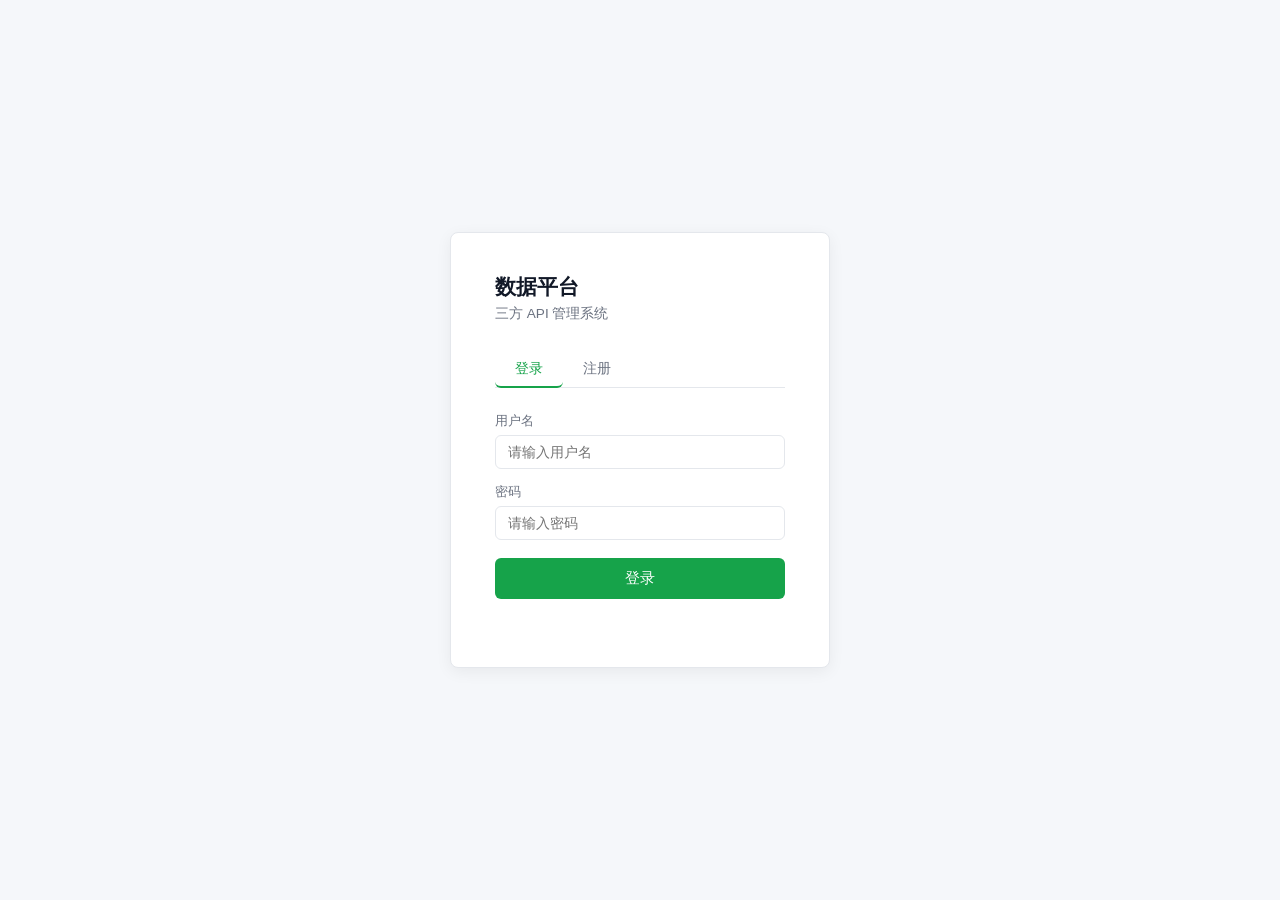
<file: pages/history.html>
<!DOCTYPE html>
<html lang="zh-CN">
<head>
  <meta charset="UTF-8">
  <meta name="viewport" content="width=device-width, initial-scale=1.0">
  <title>历史记录 — 数据平台</title>
  <link rel="stylesheet" href="../assets/css/platform.css">
  <script>if(new URLSearchParams(location.search).get('embed')==='1')document.documentElement.classList.add('embed-mode');</script>
  <style>
    html.embed-mode .top-bar,
    html.embed-mode .breadcrumb,
    html.embed-mode .sidebar { display: none !important; }
    html.embed-mode .layout { padding-top: 0 !important; }
    html.embed-mode .main { margin-left: 0 !important; padding: 16px !important; }
    html.embed-mode .split { height: calc(100vh - 60px); }
    .split { display: grid; grid-template-columns: 340px 1fr; gap: 20px; height: calc(100vh - var(--header-h) - 60px); }
    .session-list { overflow-y: auto; border: 1px solid var(--border); border-radius: var(--radius); background: #fff; }
    .session-item {
      padding: 14px 16px; border-bottom: 1px solid var(--border); cursor: pointer;
      transition: background .15s;
    }
    .session-item:last-child { border-bottom: none; }
    .session-item:hover { background: var(--surface); }
    .session-item.active { background: var(--green-bg); border-left: 3px solid var(--green); }
    .session-title { font-size: .9rem; font-weight: 500; color: var(--text); margin-bottom: 4px;
      white-space: nowrap; overflow: hidden; text-overflow: ellipsis; }
    .session-meta { font-size: .78rem; color: var(--text-muted); display: flex; gap: 8px; }
    .chat-panel {
      border: 1px solid var(--border); border-radius: var(--radius);
      background: #fff; display: flex; flex-direction: column; overflow: hidden;
    }
    .chat-panel-header {
      padding: 14px 18px; border-bottom: 1px solid var(--border);
      font-size: .9rem; font-weight: 500; background: var(--surface);
    }
    .chat-panel-body { flex: 1; overflow-y: auto; padding: 16px; display: flex; flex-direction: column; gap: 12px; }
    .bubble { max-width: 78%; padding: 10px 14px; border-radius: 12px; font-size: .9rem; line-height: 1.6; white-space: pre-wrap; word-break: break-word; }
    .bubble-user { background: var(--green); color: #fff; align-self: flex-end; border-bottom-right-radius: 4px; }
    .bubble-assistant { background: var(--surface); border: 1px solid var(--border); align-self: flex-start; border-bottom-left-radius: 4px; }
    .bubble-time { font-size: .72rem; color: var(--text-muted); margin-top: 3px; }
    .empty-state { flex: 1; display: flex; align-items: center; justify-content: center; color: var(--text-muted); font-size: .9rem; }
    .filter-bar { display: flex; gap: 10px; margin-bottom: 16px; align-items: center; }
    .filter-bar select, .filter-bar input { height: 34px; font-size: .85rem; }
    .filter-bar select { width: 180px; }
  </style>
</head>
<body>

<!-- 顶部固定导航栏 -->
<div class="top-bar">
  <button class="sidebar-toggle" id="sidebarToggle">☰</button>
  <span class="brand">数据平台</span>
  <div style="flex:1"></div>
  <div class="breadcrumb-right" id="userBar"></div>
</div>

<div class="layout">
  <div class="sidebar">
    <div class="sidebar-group open" id="sg1">
      <div class="sidebar-group-title" onclick="document.getElementById('sg1').classList.toggle('open')">
        三方API管理 <span class="arrow">›</span>
      </div>
      <div class="sidebar-children">
        <a href="claude.html"  class="sidebar-item">API调用</a>
        <a href="apply.html"   class="sidebar-item">API管理</a>
        <a href="stats.html"   class="sidebar-item">使用统计</a>
        <a href="users.html"   class="sidebar-item sidebar-admin" id="usersLink">用户管理</a>
      </div>
    </div>
  </div>

  <div class="main">
    <div class="breadcrumb">
      <a href="#">三方API管理</a>
      <span class="sep">›</span>
      <span class="current">历史记录</span>
    </div>
    <div class="toolbar">
      <span class="page-title" style="margin:0">历史记录</span>
    </div>

    <!-- 管理员筛选栏 -->
    <div class="filter-bar" id="filterBar" style="display:none">
      <label style="margin:0;color:var(--text-muted);font-size:.85rem">按用户筛选：</label>
      <select id="userFilter"><option value="">全部用户</option></select>
    </div>

    <div class="split">
      <!-- 会话列表 -->
      <div class="session-list" id="sessionList">
        <div class="empty-state">加载中…</div>
      </div>

      <!-- 消息面板 -->
      <div class="chat-panel">
        <div class="chat-panel-header" id="panelHeader">请选择一条历史记录</div>
        <div class="chat-panel-body" id="panelBody">
          <div class="empty-state">← 从左侧选择对话</div>
        </div>
      </div>
    </div>
  </div>
</div>

<script type="module">
import { initSidebar } from '../assets/js/sidebar.js';
import { requireLogin, getUser, refreshUser, authHeaders, logout } from '../assets/js/auth.js';
if (!requireLogin()) throw new Error('redirect');
initSidebar();

const user    = await refreshUser();
const isAdmin = user.role === 'admin';
const ADMIN_HEADERS = { 'Content-Type': 'application/json', 'X-Admin-Password': 'admin123' };

const isEmbed = document.documentElement.classList.contains('embed-mode');

if (!isEmbed) {}

let sessions = [];
let selectedSession = null;

// 管理员显示用户筛选器
if (isAdmin) {
  document.getElementById('filterBar').style.display = 'flex';
  const res = await fetch('http://localhost:8000/admin/users', { headers: ADMIN_HEADERS });
  const users = await res.json().catch(() => []);
  const sel = document.getElementById('userFilter');
  users.forEach(u => {
    const opt = document.createElement('option');
    opt.value = u.id; opt.textContent = u.username;
    sel.appendChild(opt);
  });
  sel.addEventListener('change', () => loadSessions());
}

async function loadSessions() {
  const list = document.getElementById('sessionList');
  list.innerHTML = '<div class="empty-state">加载中…</div>';
  try {
    let url, headers;
    if (isAdmin) {
      const uid = document.getElementById('userFilter').value;
      url = uid ? `http://localhost:8000/admin/history?user_id=${uid}` : 'http://localhost:8000/admin/history';
      headers = ADMIN_HEADERS;
    } else {
      url = 'http://localhost:8000/history/my';
      headers = authHeaders();
    }
    const res = await fetch(url, { headers });
    sessions = await res.json().catch(() => []);
    renderSessions();
  } catch(e) {
    list.innerHTML = '<div class="empty-state" style="color:#dc2626">加载失败</div>';
  }
}

function renderSessions() {
  const list = document.getElementById('sessionList');
  if (!sessions.length) {
    list.innerHTML = '<div class="empty-state">暂无历史记录</div>';
    return;
  }
  list.innerHTML = '';
  sessions.forEach(s => {
    const div = document.createElement('div');
    div.className = 'session-item' + (selectedSession?.id === s.id ? ' active' : '');
    const title = s.title || '（无标题）';
    const meta = [
      s.username ? `👤 ${s.username}` : '',
      s.model || '',
      `${s.msg_count || 0} 条消息`,
      s.created_at.slice(0,16).replace('T',' '),
    ].filter(Boolean).join(' · ');
    div.innerHTML = `<div class="session-title" title="${title}">${title}</div><div class="session-meta">${meta}</div>`;
    div.addEventListener('click', () => loadMessages(s));
    list.appendChild(div);
  });
}

async function loadMessages(session) {
  selectedSession = session;
  renderSessions();

  document.getElementById('panelHeader').textContent =
    `${session.title || '（无标题）'} · ${session.model || ''} · ${session.created_at.slice(0,16).replace('T',' ')}`;

  const body = document.getElementById('panelBody');
  body.innerHTML = '<div class="empty-state">加载中…</div>';

  try {
    const res = await fetch(`http://localhost:8000/history/${session.id}`, { headers: authHeaders() });
    const data = await res.json();
    const msgs = data.messages || [];
    if (!msgs.length) { body.innerHTML = '<div class="empty-state">暂无消息记录</div>'; return; }
    body.innerHTML = '';
    msgs.forEach(m => {
      const wrap = document.createElement('div');
      wrap.style.display = 'flex';
      wrap.style.flexDirection = 'column';
      wrap.style.alignItems = m.role === 'user' ? 'flex-end' : 'flex-start';
      const bubble = document.createElement('div');
      bubble.className = `bubble bubble-${m.role}`;
      bubble.textContent = m.content;
      const time = document.createElement('div');
      time.className = 'bubble-time';
      time.style.textAlign = m.role === 'user' ? 'right' : 'left';
      time.textContent = m.created_at.slice(0,16).replace('T',' ');
      wrap.appendChild(bubble);
      wrap.appendChild(time);
      body.appendChild(wrap);
    });
    body.scrollTop = body.scrollHeight;
  } catch(e) {
    body.innerHTML = '<div class="empty-state" style="color:#dc2626">加载失败</div>';
  }
}

loadSessions();
</script>
</body>
</html>
</file>
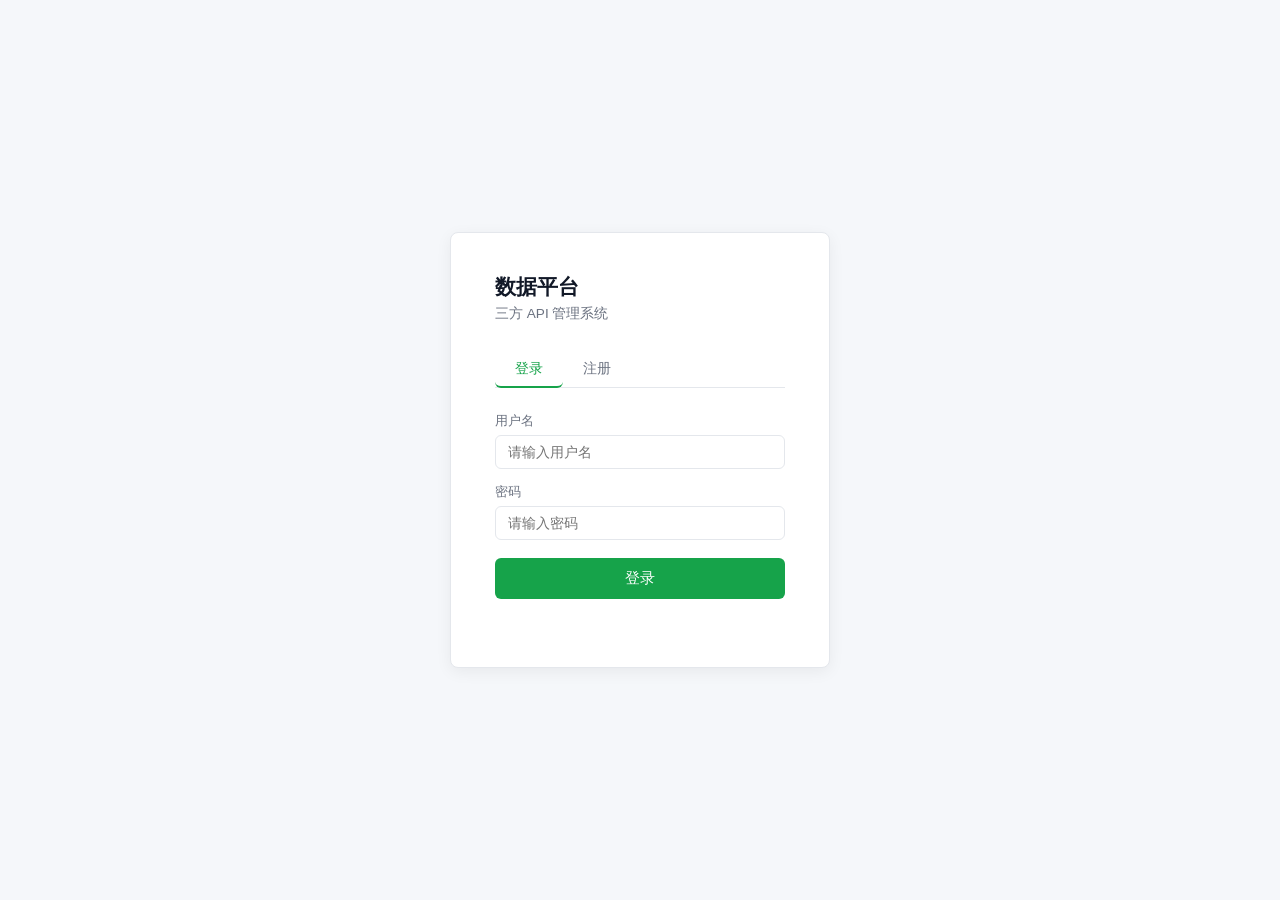
<file: pages/keys.html>
<!DOCTYPE html>
<html lang="zh-CN">
<head>
  <meta charset="UTF-8">
  <meta name="viewport" content="width=device-width, initial-scale=1.0">
  <title>密钥管理 — 数据平台</title>
  <link rel="stylesheet" href="../assets/css/platform.css">
  <style>
    .th-filter { position: relative; white-space: nowrap; }
    .filter-btn {
      background: none; border: none; cursor: pointer;
      font-size: .72rem; color: var(--text-muted);
      padding: 0 2px; vertical-align: middle; margin-left: 4px;
    }
    .filter-btn:hover, .filter-btn.active { color: var(--green); }
    .filter-pop {
      position: absolute; top: 100%; left: 0; z-index: 200;
      background: #fff; border: 1px solid var(--border);
      border-radius: 6px; padding: 8px;
      box-shadow: 0 4px 12px rgba(0,0,0,.12);
      min-width: 180px;
    }
    .filter-pop input, .filter-pop select {
      width: 100%; font-size: .82rem; padding: 4px 6px;
      border: 1px solid var(--border); border-radius: 4px;
    }
    .modal .form-row { display: grid; grid-template-columns: 1fr 1fr; gap: 8px; }
    /* embed 模式：隐藏导航，内容区全宽且贴边（与父页 tab 间距一致） */
    body.embed .top-bar,
    body.embed .sidebar,
    body.embed .breadcrumb { display: none !important; }
    body.embed .layout { display: block !important; }
    body.embed .main { margin: 0 !important; padding: 0 !important; }
    body.embed .toolbar { margin-bottom: 8px !important; }
  </style>
</head>
<body>

<div class="top-bar">
  <button class="sidebar-toggle" id="sidebarToggle">☰</button>
  <span class="brand">数据平台</span>
  <div style="flex:1"></div>
  <div class="breadcrumb-right" id="userBar"></div>
</div>

<div class="layout">
  <div class="sidebar">
    <div class="sidebar-group open" id="sg1">
      <div class="sidebar-group-title" onclick="document.getElementById('sg1').classList.toggle('open')">
        三方API管理 <span class="arrow">›</span>
      </div>
      <div class="sidebar-children">
        <a href="claude.html"  class="sidebar-item">API调用</a>
        <a href="apply.html"   class="sidebar-item">API管理</a>
        <a href="stats.html"   class="sidebar-item">使用统计</a>
        <a href="users.html"   class="sidebar-item sidebar-admin" id="usersLink">用户管理</a>
      </div>
    </div>
  </div>

  <div class="main">
<div class="breadcrumb" style="margin-bottom:0;padding-bottom:0;border-bottom:none">
  <a href="#">三方API管理</a>
  <span class="sep">›</span>
  <span class="current">密钥管理</span>
</div>

    <div id="adminSection">
      <div class="toolbar" style="margin-bottom:12px">
        <span class="page-title" style="margin:0">密钥管理</span>
        <div style="display:flex;gap:8px;margin-left:auto">
          <button class="btn btn-primary" id="addAccountBtn">+ 新增供应商</button>
          <button class="btn btn-primary" id="addKeyBtn">+ 新增 API key</button>
          <button class="btn btn-secondary" id="reloadBtn">刷新</button>
        </div>
      </div>
      <div class="card" style="padding:0;overflow:auto">
        <table id="acctTable" style="min-width:1400px">
          <thead>
            <tr>
              <th class="th-filter" data-col="provider">供应商<button class="filter-btn" data-fcol="provider">⌄</button></th>
              <th class="th-filter" data-col="base_url">base_url<button class="filter-btn" data-fcol="base_url">⌄</button></th>
              <th class="th-filter" data-col="backend">后端网址<button class="filter-btn" data-fcol="backend">⌄</button></th>
              <th class="th-filter" data-col="sub_account">子帐号<button class="filter-btn" data-fcol="sub_account">⌄</button></th>
              <th class="th-filter" data-col="api_name">API名称<button class="filter-btn" data-fcol="api_name">⌄</button></th>
              <th class="th-filter" data-col="api_key">API key<button class="filter-btn" data-fcol="api_key">⌄</button></th>
              <th class="th-filter" data-col="manager">管理员<button class="filter-btn" data-fcol="manager">⌄</button></th>
              <th class="th-filter" data-col="users">使用人<button class="filter-btn" data-fcol="users">⌄</button></th>
              <th class="th-filter" data-col="creator">创建人<button class="filter-btn" data-fcol="creator">⌄</button></th>
              <th>总额</th>
              <th>余额</th>
              <th>操作</th>
            </tr>
          </thead>
          <tbody id="acctTbody"></tbody>
        </table>
      </div>
    </div>
  </div>
</div>

<!-- Modal A: 新增供应商（仅新增；编辑走 Modal D） -->
<div class="modal-bg" id="acctModalBg">
  <div class="modal" style="width:560px">
    <h3>新增供应商</h3>
    <div class="form-group"><label>供应商</label>
      <input id="aProvider" list="providerList" placeholder="如 anthropic">
      <datalist id="providerList"></datalist>
    </div>
    <div class="form-group"><label>Base URL</label>
      <input id="aBaseUrl" placeholder="https://api.anthropic.com/v1"></div>
    <div class="form-group"><label>供应商后端网址</label>
      <input id="aBackend" placeholder="可留空（费用接口拼接基址，留空则用 Base URL）"></div>
    <p style="font-size:.82rem;color:var(--text-muted);margin:14px 0 6px;border-top:1px solid var(--border);padding-top:10px">费用接口（可选；填写后系统会用对应 API key 拉取总额/余额）</p>
    <div class="form-group"><label>令牌总额接口</label>
      <input id="aQuotaTotalPath" placeholder="如 /user/quota 或完整 URL"></div>
    <div class="form-group"><label>已用额度接口</label>
      <input id="aCostPath" placeholder="如 /user/used"></div>
    <div class="form-group"><label>剩余额度接口</label>
      <input id="aBalancePath" placeholder="如 /user/balance"></div>
    <p id="aErr" style="color:#dc2626;font-size:.83rem;min-height:18px"></p>
    <div class="modal-actions">
      <button class="btn btn-secondary" id="acctCancelBtn">取消</button>
      <button class="btn btn-primary" id="acctSaveBtn">保存</button>
    </div>
  </div>
</div>

<!-- Modal C: 新增 API key（编辑走 Modal D） -->
<div class="modal-bg" id="keyModalBg">
  <div class="modal" style="width:560px">
    <h3>新增 API key</h3>
    <div class="form-group"><label>所属供应商</label>
      <select id="kAccount"></select></div>
    <div class="form-group">
      <label>所属子帐号</label>
      <input id="kSub" list="kSubList" placeholder="选择或输入子帐号名称">
      <datalist id="kSubList"></datalist>
    </div>
    <div class="form-row">
      <div class="form-group" style="margin:0"><label>API 名称</label>
        <input id="kName" placeholder="如 主key 1"></div>
      <div class="form-group" style="margin:0"><label>API key</label>
        <input id="kKey" placeholder="sk-..."></div>
    </div>
    <div class="form-group"><label>管理员 <span style="color:#dc2626">*</span></label>
      <input id="kManager" list="kManagerList" placeholder="管理员用户名（必填）">
      <datalist id="kManagerList"></datalist>
    </div>
    <p id="kErr" style="color:#dc2626;font-size:.83rem;min-height:18px"></p>
    <div style="border-top:1px solid var(--border);margin:6px 0 12px;padding-top:12px;display:flex;align-items:center;gap:12px;font-size:.85rem;color:var(--text-muted);flex-wrap:wrap">
      <span>批量导入：</span>
      <label class="btn btn-secondary" style="cursor:pointer;margin:0">
        选择 Excel 文件
        <input type="file" id="kImportFile" accept=".xlsx" style="display:none">
      </label>
      <a id="kTemplateLink" href="#" style="color:var(--green)">下载模板</a>
      <span id="kImportStatus" style="color:var(--text-muted)"></span>
    </div>
    <div class="modal-actions">
      <button class="btn btn-secondary" id="keyCancelBtn">取消</button>
      <button class="btn btn-primary" id="keySaveBtn">保存</button>
    </div>
  </div>
</div>

<!-- Modal D: 统一编辑（供应商 + API key） -->
<div class="modal-bg" id="editModalBg">
  <div class="modal" style="width:600px">
    <h3>编辑</h3>
    <p style="font-size:.82rem;color:var(--text-muted);margin:-4px 0 12px">供应商信息</p>
    <div class="form-group"><label>供应商</label><input id="eProvider" readonly style="background:var(--surface)"></div>
    <div class="form-group"><label>Base URL</label><input id="eBaseUrl"></div>
    <div class="form-group"><label>后端网址</label><input id="eBackend"></div>
    <div class="form-group"><label>供应商管理员</label>
      <input id="eAcctManager" list="eManagerList" placeholder="管理员用户名">
      <datalist id="eManagerList"></datalist>
    </div>
    <p style="font-size:.82rem;color:var(--text-muted);margin:6px 0 4px">费用接口</p>
    <div class="form-group"><label>令牌总额接口</label><input id="eQuotaTotalPath" placeholder="如 /user/quota"></div>
    <div class="form-group"><label>已用额度接口</label><input id="eCostPath" placeholder="如 /user/used"></div>
    <div class="form-group"><label>剩余额度接口</label><input id="eBalancePath" placeholder="如 /user/balance"></div>
    <hr style="border:none;border-top:1px solid var(--border);margin:8px 0 12px">
    <p style="font-size:.82rem;color:var(--text-muted);margin:0 0 8px" id="eKeySectionTitle">API Key 信息</p>
    <div id="eKeySection">
      <div class="form-row">
        <div class="form-group" style="margin:0"><label>API 名称</label><input id="eKeyName"></div>
        <div class="form-group" style="margin:0"><label>API key</label><input id="eKeyVal"></div>
      </div>
      <div class="form-group"><label>子帐号</label><input id="eKeySub" readonly style="background:var(--surface)"></div>
    </div>
    <p id="eErr" style="color:#dc2626;font-size:.83rem;min-height:18px"></p>
    <div class="modal-actions">
      <button class="btn btn-secondary" id="editCancelBtn">取消</button>
      <button class="btn btn-primary" id="editSaveBtn">保存</button>
    </div>
  </div>
</div>

<script type="module">
import { initSidebar } from '../assets/js/sidebar.js';
import { requireLogin, refreshUser, authHeaders } from '../assets/js/auth.js';
import {
  listAccounts, createAccount, updateAccount,
  listSubAccounts, createSubAccount,
  listApiKeys, createApiKey, updateApiKey, deleteApiKey,
} from '../assets/js/admin.js';

const _isEmbed = new URLSearchParams(location.search).has('embed');
if (_isEmbed) {
  document.body.classList.add('embed');
  // iframe 内点侧栏/breadcrumb 链接，强制在父窗口跳转，避免替换 iframe 自身
  document.querySelectorAll('.sidebar a[href], .breadcrumb a[href]').forEach(a => {
    if (!a.target) a.target = '_top';
  });
}
if (!requireLogin()) throw new Error('redirect');
if (!_isEmbed) initSidebar();

const user    = await refreshUser();
const isAdmin = user.role === 'admin';

let allAccounts = [];
let allAccountOptions = [];   // 不受可见性过滤，供"新增 API key"下拉用
let allSubAccounts = {};
let allKeys = {};
let flatRows = [];
let userList = [];
let _importedCount = 0;
const filters = {};

function esc(s) {
  return String(s ?? '').replace(/&/g,'&amp;').replace(/</g,'&lt;').replace(/>/g,'&gt;');
}

// ── 模板下载（需带 token，不能直接用 href）────────────────
document.getElementById('kTemplateLink').addEventListener('click', async function(e) {
  e.preventDefault();
  try {
    const res = await fetch('http://localhost:8000/admin/api-keys/template.xlsx', {
      headers: { 'X-Token': localStorage.getItem('platform_token') || '' },
    });
    if (!res.ok) throw new Error(`HTTP ${res.status}`);
    const blob = await res.blob();
    const url = URL.createObjectURL(blob);
    const a = document.createElement('a');
    a.href = url; a.download = 'api_keys_template.xlsx'; a.click();
    URL.revokeObjectURL(url);
  } catch(e) { alert('下载失败：' + e.message); }
});

// ── 加载所有用户（供 manager 下拉）──
async function loadUsers() {
  try {
    const res = await fetch('http://localhost:8000/admin/users', {
      headers: { 'X-Token': localStorage.getItem('platform_token') || '' },
    });
    if (res.ok) userList = await res.json();
  } catch {}
  const fillDL = id => {
    const dl = document.getElementById(id);
    if (dl) dl.innerHTML = userList.map(u => `<option value="${esc(u.username)}">`).join('');
  };
  fillDL('eManagerList');
  fillDL('kManagerList');
}

async function loadAll() {
  try {
    allAccounts = await listAccounts();
  } catch (e) {
    document.getElementById('acctTbody').innerHTML =
      `<tr><td colspan="14" style="text-align:center;color:#dc2626;padding:24px">加载失败:${esc(e.message)}</td></tr>`;
    return;
  }
  try {
    const res = await fetch('http://localhost:8000/admin/accounts/options', {
      headers: { 'X-Token': localStorage.getItem('platform_token') || '' },
    });
    allAccountOptions = res.ok ? await res.json() : [];
  } catch { allAccountOptions = []; }
  allSubAccounts = {}; allKeys = {};
  for (const a of allAccounts) {
    try {
      const subs = await listSubAccounts(a.id);
      allSubAccounts[a.id] = subs;
      for (const s of subs) {
        allKeys[s.id] = await listApiKeys(s.id);
      }
    } catch {}
  }
  buildFlatRows();
  renderTable();
  refreshQuotaInline();
}

function buildFlatRows() {
  flatRows = [];
  for (const a of allAccounts) {
    const subs = allSubAccounts[a.id] || [];
    for (const s of subs) {
      const keys = allKeys[s.id] || [];
      for (const k of keys) flatRows.push({ account: a, sub: s, key: k });
    }
  }
}

function applyFilters(rows) {
  return rows.filter(r => {
    const a = r.account, s = r.sub, k = r.key;
    for (const [col, v] of Object.entries(filters)) {
      if (!v) continue;
      let val = '';
      if      (col === 'provider')    val = a.provider;
      else if (col === 'base_url')    val = a.base_url;
      else if (col === 'backend')     val = a.provider_backend_url || '';
      else if (col === 'sub_account') val = s?.name || '';
      else if (col === 'api_name')    val = k?.name || '';
      else if (col === 'api_key')     val = k?.api_key || '';
      else if (col === 'creator')     val = k?.creator_username || a.creator_username || '';
      else if (col === 'manager')     val = k?.manager_username || '';
      else if (col === 'users')       val = k?.users_username || '';
      if (!String(val).toLowerCase().includes(String(v).toLowerCase())) return false;
    }
    return true;
  });
}

function renderTable() {
  const tbody = document.getElementById('acctTbody');
  const visible = applyFilters(flatRows);
  if (!visible.length) {
    tbody.innerHTML = '<tr><td colspan="14" style="text-align:center;color:var(--text-muted);padding:24px">无数据</td></tr>';
    refreshFilterIndicators();
    return;
  }
  tbody.innerHTML = visible.map(r => {
    const a = r.account, s = r.sub, k = r.key;
    const keyMasked = '****' + (k.api_key || '').slice(-4);
    const canEdit = isAdmin || k.created_by === user.id;
    const used    = (k.usage_count || 0) > 0;
    const delDisabled = used ? 'disabled title="已被调用,不可删除"' : '';
    return `<tr data-key-id="${k.id}">
      <td>${esc(a.provider)}</td>
      <td>${esc(a.base_url)}</td>
      <td>${esc(a.provider_backend_url || '')}</td>
      <td>${esc(s.name)}</td>
      <td>${esc(k.name)}</td>
      <td><code>${keyMasked}</code></td>
      <td>${esc(k.manager_username || '')}</td>
      <td>${esc(k.users_username || '')}</td>
      <td>${esc(k.creator_username || a.creator_username || '')}</td>
      <td data-col="total" style="color:var(--text-muted)">--</td>
      <td data-col="balance" style="color:var(--text-muted)">--</td>
      <td style="white-space:nowrap">
        ${canEdit ? `<button class="btn-icon" data-edit="${k.id}">编辑</button>` : ''}
        ${canEdit ? `<button class="btn-icon btn-danger" data-del="${k.id}" ${delDisabled}>删除</button>` : ''}
      </td>
    </tr>`;
  }).join('');
  tbody.querySelectorAll('[data-edit]').forEach(b =>
    b.addEventListener('click', () => openEditModal(parseInt(b.dataset.edit))));
  tbody.querySelectorAll('[data-del]').forEach(b => {
    if (b.disabled) return;
    b.addEventListener('click', () => onDelKey(parseInt(b.dataset.del)));
  });
  refreshFilterIndicators();
}

function refreshFilterIndicators() {
  document.querySelectorAll('.filter-btn').forEach(btn => {
    btn.classList.toggle('active', !!filters[btn.dataset.fcol]);
  });
}

// ── 漏斗筛选浮层 ─────────────────────────────────────────
let openPop = null;
function closeFilterPop() {
  if (openPop) { openPop.remove(); openPop = null; }
}
document.addEventListener('click', e => {
  if (!e.target.closest('.filter-pop') && !e.target.closest('.filter-btn')) closeFilterPop();
});
document.querySelectorAll('.filter-btn').forEach(btn => {
  btn.addEventListener('click', e => {
    e.stopPropagation();
    const col = btn.dataset.fcol;
    if (openPop && openPop.dataset.fcol === col) { closeFilterPop(); return; }
    closeFilterPop();
    const pop = document.createElement('div');
    pop.className = 'filter-pop';
    pop.dataset.fcol = col;
    const isSelect = ['provider','sub_account','creator','manager'].includes(col);
    if (isSelect) {
      let opts = [];
      if (col === 'provider') opts = [...new Set(allAccounts.map(a => a.provider).filter(Boolean))].sort();
      else if (col === 'creator') opts = [...new Set(flatRows.map(r => r.key?.creator_username || r.account.creator_username).filter(Boolean))].sort();
      else if (col === 'manager') opts = [...new Set(flatRows.map(r => r.key?.manager_username).filter(Boolean))].sort();
      else if (col === 'sub_account') opts = [...new Set(Object.values(allSubAccounts).flat().map(s => s.name).filter(Boolean))].sort();
      pop.innerHTML = `<select><option value="">全部</option>${opts.map(o => `<option value="${esc(o)}"${filters[col]===o?' selected':''}>${esc(o)}</option>`).join('')}</select>`;
      const sel = pop.querySelector('select');
      sel.addEventListener('change', () => {
        filters[col] = sel.value;
        renderTable();
      });
    } else {
      pop.innerHTML = `<input placeholder="筛选..." value="${esc(filters[col] || '')}">`;
      const inp = pop.querySelector('input');
      inp.addEventListener('input', () => {
        filters[col] = inp.value;
        renderTable();
      });
      setTimeout(() => inp.focus(), 0);
    }
    btn.parentElement.appendChild(pop);
    openPop = pop;
  });
});

// ── Modal A: 新增供应商 ───────────────────────────────────
const acctModalBg = document.getElementById('acctModalBg');
const aErr = document.getElementById('aErr');

function openAcctCreate() {
  ['aProvider','aBaseUrl','aBackend','aQuotaTotalPath','aCostPath','aBalancePath']
    .forEach(id => document.getElementById(id).value = '');
  aErr.textContent = '';
  // provider datalist
  const providers = [...new Set(allAccounts.map(a => a.provider).filter(Boolean))].sort();
  document.getElementById('providerList').innerHTML =
    providers.map(p => `<option value="${esc(p)}">`).join('');
  acctModalBg.classList.add('open');
}

document.getElementById('addAccountBtn').addEventListener('click', openAcctCreate);
document.getElementById('acctCancelBtn').addEventListener('click',
  () => acctModalBg.classList.remove('open'));
acctModalBg.addEventListener('click', e => {
  if (e.target === acctModalBg) acctModalBg.classList.remove('open');
});

// 选已有 provider 时自动填模板（带确认覆盖）
document.getElementById('aProvider').addEventListener('change', () => {
  const v = document.getElementById('aProvider').value.trim();
  if (!v) return;
  const matches = allAccounts.filter(a => a.provider === v);
  if (!matches.length) return;
  const tpl = matches[0];
  const fields = ['aBaseUrl','aBackend','aQuotaTotalPath','aCostPath','aBalancePath'];
  const anyFilled = fields.some(id => document.getElementById(id).value.trim());
  if (anyFilled && !confirm(`检测到 provider "${v}" 已有 ${matches.length} 个帐号，应用其模板会覆盖已填字段？`)) return;
  document.getElementById('aBaseUrl').value         = tpl.base_url || '';
  document.getElementById('aBackend').value         = tpl.provider_backend_url || '';
  document.getElementById('aQuotaTotalPath').value  = tpl.quota_total_path || '';
  document.getElementById('aCostPath').value        = tpl.cost_path || '';
  document.getElementById('aBalancePath').value     = tpl.balance_path || '';
});

document.getElementById('acctSaveBtn').addEventListener('click', async () => {
  aErr.textContent = '';
  const body = {
    provider:             document.getElementById('aProvider').value.trim(),
    base_url:             document.getElementById('aBaseUrl').value.trim(),
    provider_backend_url: document.getElementById('aBackend').value.trim(),
    quota_total_path:     document.getElementById('aQuotaTotalPath').value.trim(),
    balance_path:         document.getElementById('aBalancePath').value.trim(),
    cost_path:            document.getElementById('aCostPath').value.trim(),
    manager_user_id:      null,
    is_active: 1,
  };
  if (!body.provider || !body.base_url) {
    aErr.textContent = '供应商和 Base URL 必填'; return;
  }
  // 同 provider+base_url 重复提示
  const dup = allAccounts.find(a => a.provider === body.provider && a.base_url === body.base_url);
  if (dup) {
    aErr.textContent = '已有相同供应商（provider + base_url 完全相同）';
    return;
  }
  try {
    await createAccount(body);
    acctModalBg.classList.remove('open');
    await loadAll();
  } catch (e) {
    aErr.textContent = '保存失败:' + e.message;
  }
});

// ── Modal C: 新增 API key ────────────────────────────────
const keyModalBg = document.getElementById('keyModalBg');

async function refreshKeyModalSubDropdown(accountId) {
  const dl = document.getElementById('kSubList');
  let subs = allSubAccounts[accountId];
  if (!subs) {
    try { subs = await listSubAccounts(accountId); allSubAccounts[accountId] = subs; }
    catch { subs = []; }
  }
  dl.innerHTML = subs.map(s => `<option value="${esc(s.name)}">`).join('');
}

function openKeyCreate() {
  _importedCount = 0;
  document.getElementById('kName').value = '';
  document.getElementById('kKey').value = '';
  document.getElementById('kSub').value = '';
  document.getElementById('kManager').value = '';
  document.getElementById('kErr').textContent = '';
  document.getElementById('kImportStatus').textContent = '';
  const accSel = document.getElementById('kAccount');
  // 按 provider+base_url 去重，仅保留每组中 id 最小的一条
  const seen = new Set();
  const uniq = [];
  for (const a of [...allAccountOptions].sort((x, y) => x.id - y.id)) {
    const key = `${a.provider}${a.base_url}`;
    if (seen.has(key)) continue;
    seen.add(key);
    uniq.push(a);
  }
  accSel.innerHTML = uniq.map(a =>
    `<option value="${a.id}">${esc(a.provider)} / ${esc(a.base_url)}</option>`
  ).join('');
  if (uniq.length) refreshKeyModalSubDropdown(parseInt(accSel.value));
  keyModalBg.classList.add('open');
}

document.getElementById('addKeyBtn').addEventListener('click', () => {
  if (!allAccountOptions.length) { alert('请先新增供应商'); return; }
  openKeyCreate();
});
document.getElementById('kAccount').addEventListener('change', e => {
  refreshKeyModalSubDropdown(parseInt(e.target.value));
  document.getElementById('kSub').value = '';
});
document.getElementById('keyCancelBtn').addEventListener('click',
  () => keyModalBg.classList.remove('open'));
keyModalBg.addEventListener('click', e => {
  if (e.target === keyModalBg) keyModalBg.classList.remove('open');
});

document.getElementById('keySaveBtn').addEventListener('click', async () => {
  const errEl = document.getElementById('kErr');
  errEl.textContent = '';
  // Excel 已导入成功 → 保存按钮变成关闭+刷新
  if (_importedCount > 0) {
    keyModalBg.classList.remove('open');
    await loadAll();
    _importedCount = 0;
    return;
  }
  const accId = parseInt(document.getElementById('kAccount').value);
  const subName = document.getElementById('kSub').value.trim();
  const managerName = document.getElementById('kManager').value.trim();
  const managerUser = userList.find(u => u.username === managerName);
  const body = {
    name: document.getElementById('kName').value.trim(),
    api_key: document.getElementById('kKey').value.trim(),
    is_active: 1, exhausted: 0,
    manager_user_id: managerUser ? managerUser.id : null,
  };
  if (!subName) { errEl.textContent = '请填写子帐号名称'; return; }
  if (!body.name || !body.api_key) { errEl.textContent = '名称和 key 必填'; return; }
  if (!managerName) { errEl.textContent = '请填写管理员'; return; }
  if (!managerUser) { errEl.textContent = `管理员用户不存在：${managerName}`; return; }
  try {
    let subId;
    const existing = (allSubAccounts[accId] || []).find(s => s.name === subName);
    if (existing) {
      subId = existing.id;
    } else {
      const newSub = await createSubAccount(accId, { name: subName, description: '' });
      subId = newSub.id;
    }
    await createApiKey(subId, body);
    keyModalBg.classList.remove('open');
    await loadAll();
  } catch (e) {
    if ((e.message || '').includes('已存在')) {
      errEl.textContent = '已存在(同 provider + 同 key)';
    } else {
      errEl.textContent = '保存失败:' + e.message;
    }
  }
});

// 批量导入 Excel：先校验子帐号是否填写
document.getElementById('kImportFile').addEventListener('change', async function () {
  const file = this.files[0];
  if (!file) return;
  const errEl = document.getElementById('kErr');
  const statusEl = document.getElementById('kImportStatus');
  errEl.textContent = '';
  statusEl.textContent = '';

  const accId = parseInt(document.getElementById('kAccount').value);
  const subName = document.getElementById('kSub').value.trim();
  if (!subName) {
    errEl.textContent = '请先填写子帐号名称';
    this.value = '';
    return;
  }
  let subId;
  const existing = (allSubAccounts[accId] || []).find(s => s.name === subName);
  if (existing) {
    subId = existing.id;
  } else {
    try {
      const newSub = await createSubAccount(accId, { name: subName, description: '' });
      subId = newSub.id;
    } catch (e) {
      errEl.textContent = '创建子帐号失败：' + e.message;
      this.value = ''; return;
    }
  }
  statusEl.textContent = '导入中…';
  statusEl.style.color = 'var(--text-muted)';
  const managerName = document.getElementById('kManager').value.trim();
  const managerUser = userList.find(u => u.username === managerName);
  const fd = new FormData();
  fd.append('file', file);
  if (managerUser) fd.append('manager_user_id', managerUser.id);
  try {
    const res = await fetch(`http://localhost:8000/admin/sub-accounts/${subId}/api-keys/import-excel`, {
      method: 'POST',
      headers: { 'X-Token': localStorage.getItem('platform_token') || '' },
      body: fd,
    });
    const data = await res.json();
    if (!res.ok) throw new Error(data.detail || `HTTP ${res.status}`);
    const skipped = data.skipped_duplicates?.length || 0;
    const errCount = data.errors?.length || 0;
    const summary = `导入完成：成功 ${data.imported} 条${skipped ? `，跳过重复 ${skipped} 条` : ''}${errCount ? `，失败 ${errCount} 条` : ''}`;

    if (data.imported > 0) {
      // 导入成功 → 保留弹窗、显示状态、置 importedCount，让"保存"按钮变成"关闭"行为
      _importedCount = data.imported;
      statusEl.style.color = 'var(--green)';
      let msg = summary + '\n点击下方"保存"按钮关闭并查看新增数据';
      if (errCount > 0) {
        msg += '\n失败详情：' + data.errors.slice(0, 3).map(e => `第${e.row}行：${e.reason}`).join('；')
             + (errCount > 3 ? ` ...等共 ${errCount} 条` : '');
      }
      statusEl.textContent = msg;
      statusEl.style.whiteSpace = 'pre-line';
    } else {
      // 没有任何成功 → 保留弹窗、显示失败原因
      statusEl.style.color = '#dc2626';
      statusEl.textContent = summary;
      if (errCount > 0) {
        const details = data.errors.slice(0, 3).map(e => `第${e.row}行：${e.reason}`).join('；');
        errEl.textContent = '失败原因：' + details + (errCount > 3 ? ` ...等共 ${errCount} 条` : '');
      }
    }
  } catch (e) {
    statusEl.style.color = '#dc2626';
    statusEl.textContent = '导入失败：' + e.message;
  }
  this.value = '';
});

// ── Modal D: 统一编辑 ────────────────────────────────────
const editModalBg = document.getElementById('editModalBg');
const eErr = document.getElementById('eErr');
let editingKeyId = null;
let editingAcctId = null;

function openEditModal(keyId) {
  let key = null, sub = null, acc = null;
  for (const a of allAccounts) {
    for (const s of allSubAccounts[a.id] || []) {
      for (const k of allKeys[s.id] || []) {
        if (k.id === keyId) { key = k; sub = s; acc = a; }
      }
    }
  }
  if (!key) return;
  editingKeyId  = keyId;
  editingAcctId = acc.id;

  document.getElementById('eProvider').value   = acc.provider;
  document.getElementById('eBaseUrl').value    = acc.base_url || '';
  document.getElementById('eBackend').value    = acc.provider_backend_url || '';
  document.getElementById('eAcctManager').value = acc.manager_username || '';
  document.getElementById('eQuotaTotalPath').value = acc.quota_total_path || '';
  document.getElementById('eCostPath').value       = acc.cost_path || '';
  document.getElementById('eBalancePath').value    = acc.balance_path || '';

  document.getElementById('eKeyName').value    = key.name;
  document.getElementById('eKeyVal').value     = key.api_key;
  document.getElementById('eKeySub').value     = sub.name;

  const acctEditable = isAdmin || acc.created_by === user.id || acc.manager_user_id === user.id;
  ['eBaseUrl','eBackend','eAcctManager','eQuotaTotalPath','eCostPath','eBalancePath'].forEach(id => {
    document.getElementById(id).readOnly = !acctEditable;
    document.getElementById(id).style.background = acctEditable ? '' : 'var(--surface)';
  });

  eErr.textContent = '';
  editModalBg.classList.add('open');
}

document.getElementById('editCancelBtn').addEventListener('click',
  () => editModalBg.classList.remove('open'));
editModalBg.addEventListener('click', e => {
  if (e.target === editModalBg) editModalBg.classList.remove('open');
});

document.getElementById('editSaveBtn').addEventListener('click', async () => {
  eErr.textContent = '';
  if (!editingKeyId || !editingAcctId) return;

  const acc = allAccounts.find(a => a.id === editingAcctId);
  const acctEditable = isAdmin || acc.created_by === user.id || acc.manager_user_id === user.id;

  // 1) 更新供应商（仅当字段变化且有权限）
  if (acctEditable) {
    const newMgrName = document.getElementById('eAcctManager').value.trim();
    let newMgrId = null;
    if (newMgrName) {
      const m = userList.find(u => u.username === newMgrName);
      if (!m) { eErr.textContent = '管理员用户不存在：' + newMgrName; return; }
      newMgrId = m.id;
    }
    const acctBody = {
      provider:             acc.provider,
      base_url:             document.getElementById('eBaseUrl').value.trim(),
      provider_backend_url: document.getElementById('eBackend').value.trim(),
      quota_total_path:     document.getElementById('eQuotaTotalPath').value.trim(),
      balance_path:         document.getElementById('eBalancePath').value.trim(),
      cost_path:            document.getElementById('eCostPath').value.trim(),
      is_active: acc.is_active ?? 1,
      manager_user_id: newMgrId,
      team: acc.team || '',
      models: acc.models || '',
    };
    const changed =
      acctBody.base_url             !== (acc.base_url || '') ||
      acctBody.provider_backend_url !== (acc.provider_backend_url || '') ||
      acctBody.quota_total_path     !== (acc.quota_total_path || '') ||
      acctBody.balance_path         !== (acc.balance_path || '') ||
      acctBody.cost_path            !== (acc.cost_path || '') ||
      (acctBody.manager_user_id ?? null) !== (acc.manager_user_id ?? null);
    if (changed) {
      try { await updateAccount(editingAcctId, acctBody); }
      catch (e) { eErr.textContent = '保存供应商失败：' + e.message; return; }
    }
  }

  // 2) 更新 API key（manager_user_id 沿用原值，编辑面板不再单独维护）
  let key = null;
  for (const subId of Object.keys(allKeys)) {
    const found = allKeys[subId].find(k => k.id === editingKeyId);
    if (found) { key = found; break; }
  }
  const keyBody = {
    name: document.getElementById('eKeyName').value.trim(),
    api_key: document.getElementById('eKeyVal').value.trim(),
    is_active: key?.is_active ?? 1,
    exhausted: key?.exhausted ?? 0,
    manager_user_id: key?.manager_user_id ?? null,
  };
  if (!keyBody.name || !keyBody.api_key) {
    eErr.textContent = 'API 名称和 key 必填'; return;
  }
  try {
    await updateApiKey(editingKeyId, keyBody);
    editModalBg.classList.remove('open');
    await loadAll();
  } catch (e) {
    eErr.textContent = '保存 key 失败：' + e.message;
  }
});

async function onDelKey(keyId) {
  if (!confirm('确认删除此 API key?')) return;
  try {
    await deleteApiKey(keyId);
    await loadAll();
  } catch (e) {
    if ((e.message || '').includes('调用')) alert('该 key 已被调用,不能删除');
    else alert('删除失败:' + e.message);
  }
}

// ── Spec 2: 余额实时刷新 ──────────────────────────────────
async function refreshQuotaInline() {
  let data;
  try {
    const res = await fetch('http://localhost:8000/admin/accounts/quota-all',
      { headers: { 'X-Token': localStorage.getItem('platform_token') || '' } });
    if (!res.ok) return;
    data = await res.json();
  } catch { return; }
  for (const [keyIdStr, q] of Object.entries(data.results || {})) {
    const tr = document.querySelector(`tr[data-key-id="${keyIdStr}"]`);
    if (!tr) continue;
    const totalCell   = tr.querySelector('[data-col="total"]');
    const balanceCell = tr.querySelector('[data-col="balance"]');
    if (!totalCell || !balanceCell) continue;
    if (q.error) {
      totalCell.title = q.error; balanceCell.title = q.error;
      totalCell.textContent = '--'; balanceCell.textContent = '--';
      continue;
    }
    const totalDisp = q.total != null ? q.total : '--';
    const balDisp   = q.balance != null ? q.balance : '--';
    if (q.exhausted) {
      const stamp = (q.cached_at || '').slice(0, 10);
      totalCell.textContent   = totalDisp;
      balanceCell.textContent = '已用完';
      balanceCell.title       = `截至 ${stamp}`;
      balanceCell.style.color = '#dc2626';
    } else {
      totalCell.textContent   = totalDisp;
      balanceCell.textContent = balDisp;
    }
  }
}

document.getElementById('reloadBtn').addEventListener('click', loadAll);

await loadUsers();
loadAll();
</script>
</body>
</html>
</file>
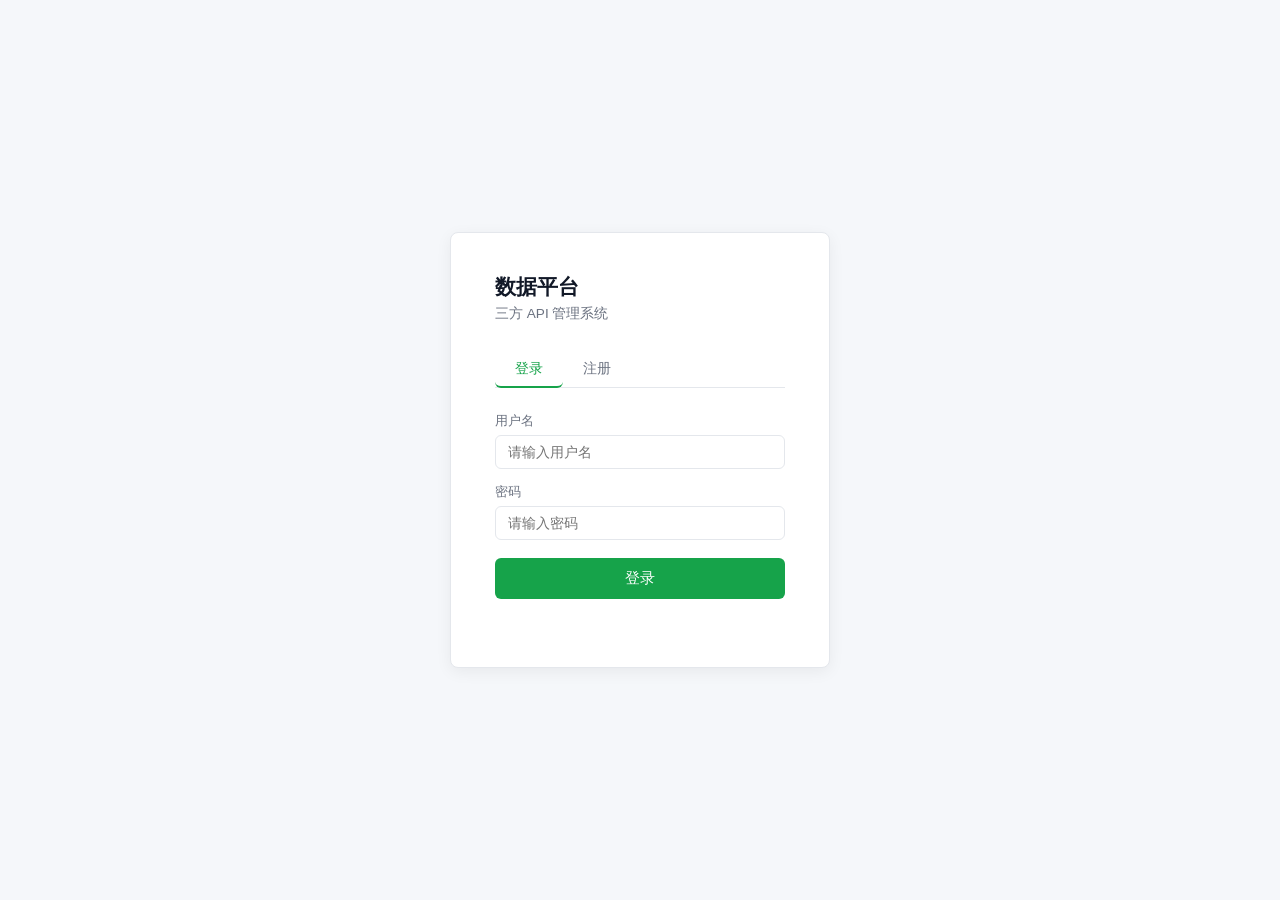
<file: pages/login.html>
<!DOCTYPE html>
<html lang="zh-CN">
<head>
  <meta charset="UTF-8">
  <meta name="viewport" content="width=device-width, initial-scale=1.0">
  <title>登录 — 数据平台</title>
  <link rel="stylesheet" href="../assets/css/platform.css">
  <style>
    body { display: flex; align-items: center; justify-content: center; min-height: 100vh; background: var(--surface); }
    .login-box {
      background: #fff;
      border: 1px solid var(--border);
      border-radius: var(--radius);
      padding: 40px 44px;
      width: 380px;
      box-shadow: 0 4px 16px rgba(0,0,0,.06);
    }
    .login-box h1 { font-size: 1.3rem; margin-bottom: 4px; }
    .login-box .sub { font-size: .85rem; color: var(--text-muted); margin-bottom: 28px; }
    .tabs { display: flex; gap: 0; margin-bottom: 24px; border-bottom: 1px solid var(--border); }
    .tab {
      padding: 8px 20px; font-size: .9rem; cursor: pointer;
      border: none; background: none; color: var(--text-muted);
      border-bottom: 2px solid transparent; margin-bottom: -1px;
    }
    .tab.active { color: var(--green); border-bottom-color: var(--green); font-weight: 500; }
    .tab-panel { display: none; }
    .tab-panel.active { display: block; }
    .error-msg { color: #dc2626; font-size: .83rem; margin-top: 10px; min-height: 18px; }
    .success-msg { color: var(--green); font-size: .83rem; margin-top: 10px; min-height: 18px; }
    .btn-primary { width: 100%; justify-content: center; padding: 10px; font-size: .95rem; margin-top: 4px; }
  </style>
</head>
<body>
<div class="login-box">
  <h1>数据平台</h1>
  <p class="sub">三方 API 管理系统</p>

  <div class="tabs">
    <button class="tab active" data-tab="login">登录</button>
    <button class="tab" data-tab="register">注册</button>
  </div>

  <!-- 登录 -->
  <div class="tab-panel active" id="tab-login">
    <div class="form-group">
      <label>用户名</label>
      <input type="text" id="loginUser" placeholder="请输入用户名" autocomplete="username">
    </div>
    <div class="form-group">
      <label>密码</label>
      <input type="password" id="loginPwd" placeholder="请输入密码" autocomplete="current-password">
    </div>
    <button class="btn btn-primary" id="loginBtn">登录</button>
    <p class="error-msg" id="loginErr"></p>
  </div>

  <!-- 注册 -->
  <div class="tab-panel" id="tab-register">
    <div class="form-group">
      <label>用户名</label>
      <input type="text" id="regUser" placeholder="请设置用户名">
    </div>
    <div class="form-group">
      <label>密码</label>
      <input type="password" id="regPwd" placeholder="请设置密码（至少6位）">
    </div>
    <div class="form-group">
      <label>确认密码</label>
      <input type="password" id="regPwd2" placeholder="请再次输入密码">
    </div>
    <button class="btn btn-primary" id="registerBtn">注册</button>
    <p class="error-msg" id="registerErr"></p>
    <p class="success-msg" id="registerOk"></p>
  </div>
</div>

<script type="module">
import { login, register, isLoggedIn } from '../assets/js/auth.js';

if (isLoggedIn()) window.location.href = '/pages/claude.html';

// tab 切换
document.querySelectorAll('.tab').forEach(t => {
  t.addEventListener('click', () => {
    document.querySelectorAll('.tab').forEach(x => x.classList.remove('active'));
    document.querySelectorAll('.tab-panel').forEach(x => x.classList.remove('active'));
    t.classList.add('active');
    document.getElementById('tab-' + t.dataset.tab).classList.add('active');
  });
});

// 登录
document.getElementById('loginBtn').addEventListener('click', async () => {
  const err = document.getElementById('loginErr');
  err.textContent = '';
  try {
    await login(
      document.getElementById('loginUser').value.trim(),
      document.getElementById('loginPwd').value
    );
    window.location.href = '/pages/claude.html';
  } catch (e) { err.textContent = e.message; }
});

document.getElementById('loginPwd').addEventListener('keydown', e => {
  if (e.key === 'Enter') document.getElementById('loginBtn').click();
});

// 注册
document.getElementById('registerBtn').addEventListener('click', async () => {
  const err = document.getElementById('registerErr');
  const ok  = document.getElementById('registerOk');
  err.textContent = ''; ok.textContent = '';
  const u = document.getElementById('regUser').value.trim();
  const p = document.getElementById('regPwd').value;
  const p2 = document.getElementById('regPwd2').value;
  if (!u) { err.textContent = '请输入用户名'; return; }
  if (p.length < 6) { err.textContent = '密码至少6位'; return; }
  if (p !== p2) { err.textContent = '两次密码不一致'; return; }
  try {
    await register(u, p);
    ok.textContent = '注册成功，请登录';
    document.querySelector('.tab[data-tab="login"]').click();
  } catch (e) { err.textContent = e.message; }
});
</script>
</body>
</html>
</file>
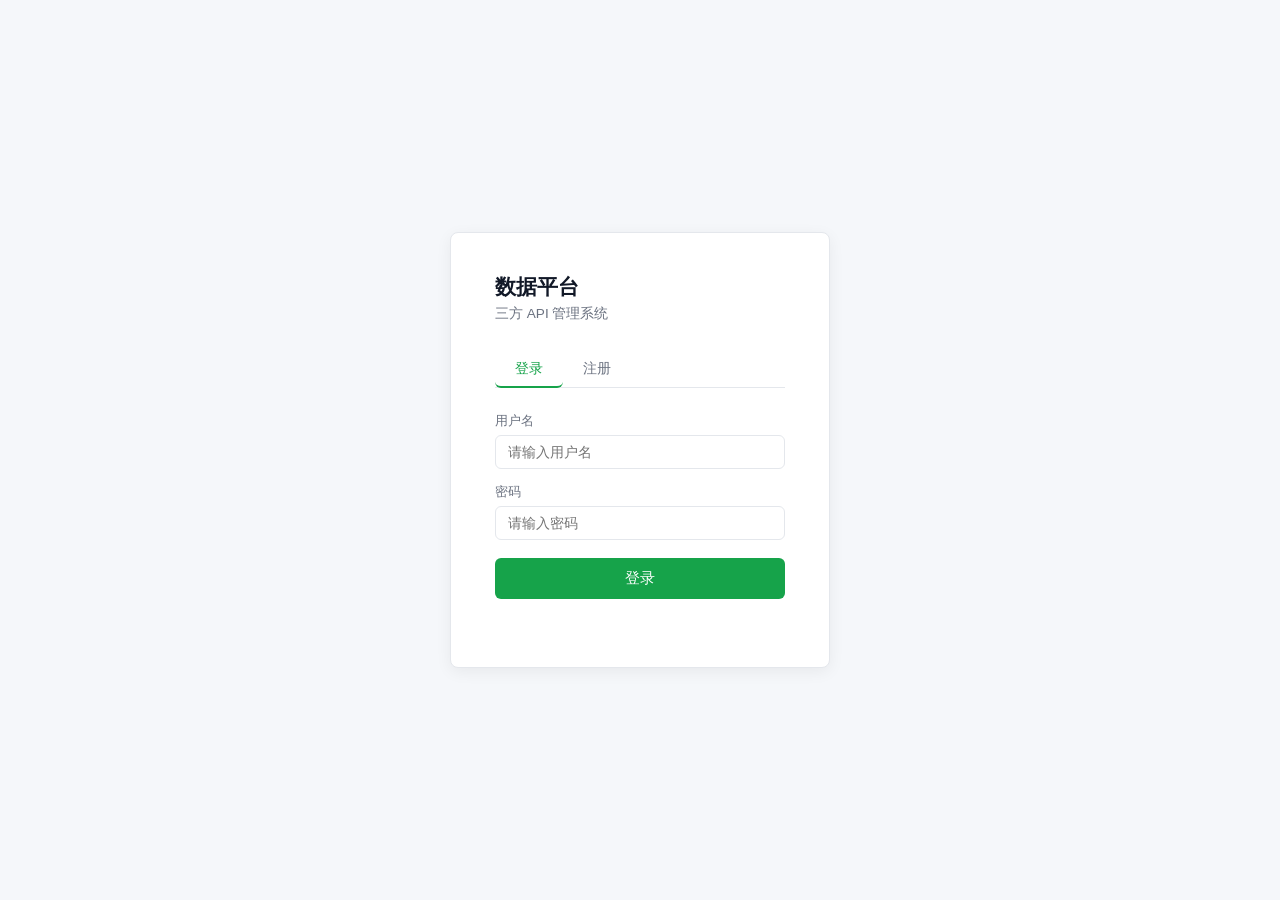
<file: pages/stats.html>
<!DOCTYPE html>
<html lang="zh-CN">
<head>
  <meta charset="UTF-8">
  <meta name="viewport" content="width=device-width, initial-scale=1.0">
  <title>使用统计 — 数据平台</title>
  <link rel="stylesheet" href="../assets/css/platform.css">
  <style>
    /* Tabs (与 apply.html 保持一致) */
    .tabs { display: flex; gap: 0; border-bottom: 1px solid var(--border); margin-bottom: 20px; }
    .tab {
      padding: 9px 20px; font-size: .9rem; cursor: pointer;
      border: none; background: none; color: var(--text-muted);
      border-bottom: 2px solid transparent; margin-bottom: -1px;
    }
    .tab.active { color: var(--green); border-bottom-color: var(--green); font-weight: 500; }
    .tab-panel { display: none; }
    .tab-panel.active { display: block; }

    /* 顶部卡片 */
    .stat-cards { display: grid; grid-template-columns: repeat(auto-fill, minmax(180px, 1fr)); gap: 12px; margin-bottom: 20px; }
    .stat-card { background: #fff; border: 1px solid var(--border); border-radius: var(--radius); padding: 14px 16px; }
    .stat-card .val { font-size: 1.4rem; font-weight: 700; color: var(--text); margin-top: 4px; }
    .stat-card .lbl { font-size: .78rem; color: var(--text-muted); }

    /* 段落标题 */
    .section-title { font-size: .9rem; font-weight: 600; margin: 22px 0 10px; color: var(--text); }

    /* 筛选工具栏 */
    .stats-toolbar {
      display: flex; align-items: center; gap: 8px;
      margin-bottom: 12px; flex-wrap: wrap;
    }
    .stats-toolbar .f-input {
      width: 180px !important; height: 32px !important;
      font-size: .83rem !important; padding: 0 10px !important;
    }
    .stats-toolbar .f-select {
      width: 130px !important; height: 32px !important;
      font-size: .83rem !important; padding: 0 8px !important;
    }
    .clear-btn {
      height: 32px; padding: 0 10px; font-size: .8rem;
      border-radius: 6px; border: 1px solid var(--border);
      background: #fff; color: var(--text-muted); cursor: pointer;
    }
    .clear-btn:hover { background: var(--surface); }
    .time-btns { display: flex; gap: 4px; margin-left: auto; }
    .time-btn {
      padding: 4px 12px; font-size: .8rem; border-radius: 6px;
      border: 1px solid var(--border); background: #fff;
      color: var(--text-muted); cursor: pointer;
    }
    .time-btn.active { background: var(--green); color: #fff; border-color: var(--green); }

    /* 可排序列头 */
    th.sortable { cursor: pointer; user-select: none; white-space: nowrap; }
    th.sortable:hover { color: var(--green); }
    .sort-icon { font-size: .65rem; margin-left: 3px; color: var(--text-muted); }
    th.sort-asc  .sort-icon::after { content: '▲'; color: var(--green); }
    th.sort-desc .sort-icon::after { content: '▼'; color: var(--green); }
    th:not(.sort-asc):not(.sort-desc) .sort-icon::after { content: '⇅'; }

    /* 列漏斗筛选 */
    th { position: relative; }
    .funnel-btn {
      display: inline-flex; align-items: center; justify-content: center;
      width: 16px; height: 16px; margin-left: 4px;
      border: none; background: none; cursor: pointer; padding: 0;
      color: var(--text-muted); vertical-align: middle; border-radius: 3px;
      font-size: 10px; line-height: 1;
    }
    .funnel-btn:hover { background: var(--border); color: var(--text); }
    .funnel-btn.active { color: var(--green); }
    .filter-panel {
      display: none; position: absolute; top: 100%; left: 0;
      z-index: 300; background: #fff; border: 1px solid var(--border);
      border-radius: var(--radius); box-shadow: 0 4px 16px rgba(0,0,0,.12);
      padding: 10px; min-width: 180px; white-space: normal;
    }
    .filter-panel.open { display: block; }
    .filter-panel input {
      width: 100% !important; height: 28px !important;
      font-size: .82rem !important; padding: 0 8px !important;
      margin-bottom: 8px !important;
    }
    .filter-panel-btns { display: flex; gap: 6px; justify-content: flex-end; }
    .filter-panel-btns button { padding: 3px 10px; font-size: .78rem; }

    /* 总计行 */
    tfoot td { border-top: 2px solid var(--border); font-weight: 600; background: var(--surface); font-size: .85rem; }

    /* 占比进度条 */
    .pct-bar { display: inline-block; width: 80px; height: 6px; background: var(--surface); border-radius: 3px; overflow: hidden; vertical-align: middle; margin-right: 6px; }
    .pct-bar-fill { display: block; height: 100%; background: var(--green); }

    /* 趋势弹窗 */
    .trend-modal { width: 600px; max-width: 95vw; }
    .trend-modal h3 { font-size: .95rem; margin-bottom: 16px; }
    .chart-svg { width: 100%; height: 100px; }
    .chart-label { display: flex; justify-content: space-between; font-size: .7rem; color: var(--text-muted); margin-top: 4px; margin-bottom: 16px; }
    .trend-close { float: right; background: none; border: none; font-size: 1.2rem; cursor: pointer; color: var(--text-muted); }

    .trend-btn { cursor: pointer; color: var(--green); font-size: .82rem; background: none; border: none; padding: 0; }
    .trend-btn:hover { text-decoration: underline; }

    /* 分区 2 趋势图 */
    .trend-grid { display: grid; grid-template-columns: repeat(2, 1fr); gap: 14px; margin-bottom: 4px; }
    .chart-card { padding: 14px 16px; }
    .chart-title { font-size: .85rem; color: var(--text); margin-bottom: 8px; font-weight: 500; }
    .chart-svg-large { width: 100%; height: 160px; }
    .chart-legend { display: flex; flex-wrap: wrap; gap: 12px; font-size: .75rem; color: var(--text-muted); margin-top: 6px; }
    .chart-legend .dot { display: inline-block; width: 8px; height: 8px; border-radius: 2px; margin-right: 4px; vertical-align: middle; }

    /* 分区 3 排行 */
    .rank-grid { display: grid; grid-template-columns: repeat(2, 1fr); gap: 14px; }

    /* 分区 5 异常卡片 */
    .anomaly-cards { display: grid; grid-template-columns: repeat(auto-fill, minmax(180px, 1fr)); gap: 12px; }
    .anomaly-cards .stat-card.warn .val { color: #dc2626; }
    .anomaly-cards .stat-card.warn { border-color: #fecaca; background: #fef2f2; }

    @media (max-width: 900px) {
      .trend-grid, .rank-grid { grid-template-columns: 1fr; }
    }
  </style>
</head>
<body>

<!-- 顶部固定导航栏 -->
<div class="top-bar">
  <button class="sidebar-toggle" id="sidebarToggle">☰</button>
  <span class="brand">数据平台</span>
  <div style="flex:1"></div>
  <div class="breadcrumb-right" id="userBar"></div>
</div>

<div class="layout">
  <div class="sidebar">
    <div class="sidebar-group open" id="sg1">
      <div class="sidebar-group-title" onclick="document.getElementById('sg1').classList.toggle('open')">
        三方API管理 <span class="arrow">›</span>
      </div>
      <div class="sidebar-children">
        <a href="claude.html" class="sidebar-item">API调用</a>
        <a href="apply.html"  class="sidebar-item">API管理</a>
        <a href="stats.html"  class="sidebar-item active">使用统计</a>
        <a href="users.html"  class="sidebar-item sidebar-admin" id="usersLink">用户管理</a>
      </div>
    </div>
  </div>

  <div class="main">
    <div class="breadcrumb">
      <a href="#">三方API管理</a>
      <span class="sep">›</span>
      <span class="current">使用统计</span>
    </div>
    <p class="page-title">使用统计</p>

    <!-- Tab 导航 -->
    <div class="tabs" id="tabBar">
      <button class="tab active" data-tab="personal">个人看板</button>
      <button class="tab" data-tab="platform" id="platformTab" style="display:none">平台看板</button>
    </div>

    <!-- ─────────── 个人看板 ─────────── -->
    <div class="tab-panel active" id="tab-personal">
      <p class="section-title">我的概览（今日）</p>
      <div class="stat-cards" id="meCards">
        <div class="stat-card"><div class="lbl">今日请求</div><div class="val" id="meTotal">—</div></div>
        <div class="stat-card"><div class="lbl">今日 Token</div><div class="val" id="meTokens">—</div></div>
        <div class="stat-card"><div class="lbl">今日费用</div><div class="val" id="meCost">—</div></div>
        <div class="stat-card"><div class="lbl">成功率</div><div class="val" id="meRate">—</div></div>
      </div>

      <p class="section-title">我的调用（按模型）</p>
      <div class="card" style="padding:0;overflow:hidden;margin-bottom:20px">
        <div class="table-wrap">
          <table>
            <thead>
              <tr>
                <th>模型</th>
                <th>请求量</th>
                <th>Input Token</th>
                <th>Output Token</th>
                <th>总 Token</th>
                <th>费用(元)</th>
                <th>调用占比</th>
              </tr>
            </thead>
            <tbody id="meModelTbody">
              <tr><td colspan="7" style="text-align:center;color:var(--text-muted);padding:24px">加载中…</td></tr>
            </tbody>
            <tfoot id="meModelFoot"></tfoot>
          </table>
        </div>
      </div>

      <p class="section-title">我的费用（按 API key）</p>
      <div class="card" style="padding:0;overflow:hidden;margin-bottom:20px">
        <div class="table-wrap">
          <table>
            <thead>
              <tr>
                <th>API名称</th>
                <th>供应商</th>
                <th>子帐号</th>
                <th>项目</th>
                <th>总额</th>
                <th>已花费</th>
                <th>余额</th>
                <th>状态</th>
              </tr>
            </thead>
            <tbody id="meKeysTbody">
              <tr><td colspan="8" style="text-align:center;color:var(--text-muted);padding:24px">加载中…</td></tr>
            </tbody>
          </table>
        </div>
      </div>
    </div>

    <!-- ─────────── 平台看板 (admin) ─────────── -->
    <div class="tab-panel" id="tab-platform">
      <!-- 时间范围切换 -->
      <div class="stats-toolbar" style="justify-content:flex-end">
        <div class="time-btns" id="timeBtns">
          <button class="time-btn" data-days="1">今天</button>
          <button class="time-btn active" data-days="7">7天</button>
          <button class="time-btn" data-days="30">30天</button>
          <button class="time-btn" data-days="90">90天</button>
          <button class="time-btn" data-days="0">总量</button>
        </div>
      </div>

      <!-- 分区 1：核心指标 -->
      <p class="section-title" id="ovSectionTitle">核心指标（近 7 天）</p>
      <div class="stat-cards" id="platOverview">
        <div class="stat-card"><div class="lbl">请求量</div><div class="val" id="ovTotal">—</div></div>
        <div class="stat-card"><div class="lbl">Token</div><div class="val" id="ovTokens">—</div></div>
        <div class="stat-card"><div class="lbl">成本</div><div class="val" id="ovCost">—</div></div>
        <div class="stat-card"><div class="lbl">活跃项目</div>
          <div class="val" id="ovProjects">—</div>
          <div id="ovProjectsList" style="font-size:.72rem;color:var(--text-muted);margin-top:4px;line-height:1.4;max-height:32px;overflow:hidden"></div>
        </div>
        <div class="stat-card"><div class="lbl">活跃用户</div><div class="val" id="ovUsers">—</div></div>
        <div class="stat-card"><div class="lbl">成功率</div><div class="val" id="ovRate">—</div></div>
        <div class="stat-card"><div class="lbl">平均响应</div><div class="val" id="ovMs">—</div></div>
      </div>

      <!-- 分区 2：平台趋势 -->
      <p class="section-title">平台趋势</p>
      <div class="trend-grid">
        <div class="card chart-card">
          <div class="chart-title">请求量趋势</div>
          <svg class="chart-svg-large" id="chartCalls" viewBox="0 0 560 160" preserveAspectRatio="none"></svg>
        </div>
        <div class="card chart-card">
          <div class="chart-title">成本趋势（元）</div>
          <svg class="chart-svg-large" id="chartCost" viewBox="0 0 560 160" preserveAspectRatio="none"></svg>
        </div>
        <div class="card chart-card" style="grid-column:1 / -1">
          <div style="display:flex;justify-content:space-between;align-items:center">
            <div class="chart-title" style="margin:0">模型使用趋势（Top 5）</div>
            <button class="trend-btn" id="modelTrendExpand">展开 ▾</button>
          </div>
          <svg class="chart-svg-large" id="chartModel" viewBox="0 0 560 160" preserveAspectRatio="none"></svg>
          <div id="chartModelLegend" class="chart-legend"></div>
        </div>
      </div>

      <!-- 分区 3：调用排行 -->
      <p class="section-title">调用排行</p>
      <div class="rank-grid">
        <div class="card" style="padding:0;overflow:hidden">
          <div style="display:flex;justify-content:space-between;align-items:center;padding:12px 14px 0">
            <div class="chart-title" style="margin:0">项目调用排行 (Top 10)</div>
            <button class="trend-btn" id="rankProjectExpand">展开 ▾</button>
          </div>
          <div class="table-wrap">
            <table>
              <thead><tr><th>项目</th><th>请求量</th><th>Token</th><th>成本(元)</th></tr></thead>
              <tbody id="rankProjectTbody"><tr><td colspan="4" style="text-align:center;color:var(--text-muted);padding:18px">加载中…</td></tr></tbody>
            </table>
          </div>
        </div>
        <div class="card" style="padding:0;overflow:hidden">
          <div style="display:flex;justify-content:space-between;align-items:center;padding:12px 14px 0">
            <div class="chart-title" style="margin:0">用户调用排行 (Top 10)</div>
            <button class="trend-btn" id="rankUserExpand">展开 ▾</button>
          </div>
          <div class="table-wrap">
            <table>
              <thead><tr><th>用户</th><th>请求量</th><th>Token</th><th>成本(元)</th></tr></thead>
              <tbody id="rankUserTbody"><tr><td colspan="4" style="text-align:center;color:var(--text-muted);padding:18px">加载中…</td></tr></tbody>
            </table>
          </div>
        </div>
      </div>

      <!-- 分区 4：模型治理 -->
      <div style="display:flex;justify-content:space-between;align-items:center;margin:18px 0 8px">
        <p class="section-title" style="margin:0">模型治理</p>
        <button class="trend-btn" id="modelGovExpand">展开 ▾</button>
      </div>
      <div class="card" style="padding:0;overflow:hidden;margin-bottom:20px">
        <div class="table-wrap">
          <table>
            <thead><tr><th>模型</th><th>请求量</th><th>Token</th><th>成本(元)</th><th>成功率</th><th>平均延迟</th></tr></thead>
            <tbody id="modelGovTbody"><tr><td colspan="6" style="text-align:center;color:var(--text-muted);padding:18px">加载中…</td></tr></tbody>
          </table>
        </div>
      </div>

      <!-- 分区 5：异常监控 -->
      <p class="section-title">异常监控</p>
      <div class="anomaly-cards">
        <div class="stat-card"><div class="lbl">今日失败率</div><div class="val" id="anFailRate">—</div></div>
        <div class="stat-card"><div class="lbl">今日失败数</div><div class="val" id="anFails">—</div></div>
        <div class="stat-card"><div class="lbl">超时数 (>10s)</div><div class="val" id="anSlow">—</div></div>
        <div class="stat-card" id="anGrowthCard"><div class="lbl">今日 vs 昨日</div><div class="val" id="anGrowth">—</div></div>
      </div>
      <div class="card" style="padding:0;overflow:hidden;margin-top:14px">
        <div class="chart-title" style="padding:12px 14px 0">最近 10 条失败调用</div>
        <div class="table-wrap">
          <table>
            <thead><tr><th>时间</th><th>用户</th><th>模型</th><th>耗时</th><th>错误</th></tr></thead>
            <tbody id="anFailTbody"><tr><td colspan="5" style="text-align:center;color:var(--text-muted);padding:18px">无</td></tr></tbody>
          </table>
        </div>
      </div>
    </div>
  </div>
</div>

<!-- 模型使用趋势 展开弹窗(Top 10) -->
<div class="modal-bg" id="modelTrendExpandBg">
  <div class="modal" style="width:920px;max-width:96vw">
    <div style="display:flex;justify-content:space-between;align-items:center;margin-bottom:12px">
      <h3 id="modelTrendExpandTitle" style="margin:0">模型使用趋势 — Top 10</h3>
      <button class="trend-close" id="modelTrendExpandClose">×</button>
    </div>
    <p style="font-size:.78rem;color:var(--text-muted);margin:0 0 10px" id="modelTrendExpandHint"></p>
    <svg id="chartModelExpand" viewBox="0 0 880 320" preserveAspectRatio="none" style="width:100%;height:340px"></svg>
    <div id="chartModelExpandLegend" class="chart-legend" style="margin-top:8px"></div>
  </div>
</div>

<!-- 调用排行展开弹窗 (项目/用户 共用) -->
<div class="modal-bg" id="rankExpandBg">
  <div class="modal" style="width:760px;max-width:95vw">
    <div style="display:flex;justify-content:space-between;align-items:center;margin-bottom:12px">
      <h3 id="rankExpandTitle" style="margin:0">调用排行 — 全部</h3>
      <button class="trend-close" id="rankExpandClose">×</button>
    </div>
    <p style="font-size:.78rem;color:var(--text-muted);margin:0 0 10px" id="rankExpandHint"></p>
    <div style="max-height:60vh;overflow:auto;border:1px solid var(--border);border-radius:var(--radius)">
      <table style="width:100%">
        <thead>
          <tr id="rankExpandHead"></tr>
        </thead>
        <tbody id="rankExpandTbody">
          <tr><td colspan="5" style="text-align:center;color:var(--text-muted);padding:24px">加载中…</td></tr>
        </tbody>
      </table>
    </div>
  </div>
</div>

<script type="module" src="../assets/js/stats-page.js"></script>
</body>
</html>
</file>
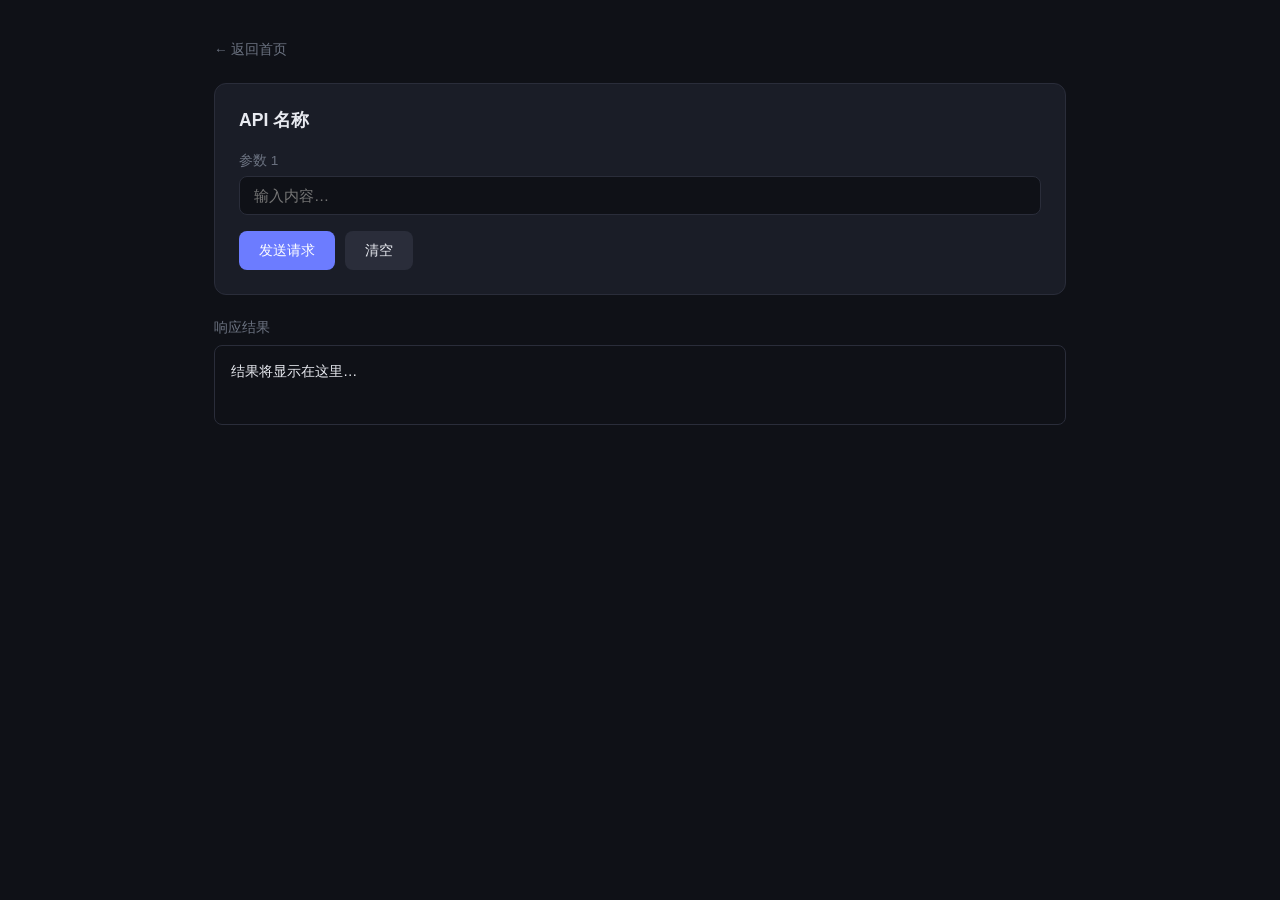
<file: pages/template.html>
<!DOCTYPE html>
<html lang="zh-CN">
<head>
  <meta charset="UTF-8">
  <meta name="viewport" content="width=device-width, initial-scale=1.0">
  <title>API 名称</title>
  <link rel="stylesheet" href="../assets/css/base.css">
  <style>
    h2 { font-size: 1.1rem; margin-bottom: 20px; }
    .form-group { margin-bottom: 16px; }
    .actions { display: flex; gap: 10px; margin-top: 8px; }
    .resp-header { display: flex; justify-content: space-between; align-items: center; margin: 24px 0 8px; font-size:.85rem; color:var(--text-muted); }
    a.back { font-size:.85rem; color:var(--text-muted); text-decoration:none; display:inline-block; margin-bottom:24px; }
    a.back:hover { color:var(--text); }
  </style>
</head>
<body>
  <div class="container">
    <a class="back" href="../index.html">← 返回首页</a>

    <div class="card">
      <h2>API 名称</h2>

      <div class="form-group">
        <label>参数 1</label>
        <input type="text" id="param1" placeholder="输入内容…">
      </div>

      <div class="actions">
        <button class="btn-primary" id="sendBtn">发送请求</button>
        <button id="clearBtn" style="background:var(--border);color:var(--text)">清空</button>
      </div>
    </div>

    <div class="resp-header">
      <span>响应结果</span>
      <span id="statusLabel"></span>
    </div>
    <div class="response-box" id="output">结果将显示在这里…</div>
  </div>

  <script type="module">
    import { request } from '../assets/js/request.js';

    document.getElementById('sendBtn').addEventListener('click', async () => {
      const param1 = document.getElementById('param1').value.trim();
      const output = document.getElementById('output');
      const statusLabel = document.getElementById('statusLabel');

      if (!param1) { output.textContent = '请填写参数'; return; }

      output.textContent = '请求中…';
      statusLabel.textContent = '';

      try {
        // TODO: 替换为实际 API 地址和参数
        const data = await request('https://api.example.com/endpoint', {
          method: 'POST',
          body: { param1 },
        });

        output.textContent = JSON.stringify(data, null, 2);
        statusLabel.textContent = '200 OK';
        statusLabel.className = 'status-ok';
      } catch (err) {
        output.textContent = JSON.stringify(err, null, 2);
        statusLabel.textContent = `错误 ${err.status ?? ''}`;
        statusLabel.className = 'status-err';
      }
    });

    document.getElementById('clearBtn').addEventListener('click', () => {
      document.getElementById('param1').value = '';
      document.getElementById('output').textContent = '结果将显示在这里…';
      document.getElementById('statusLabel').textContent = '';
    });
  </script>
</body>
</html>
</file>
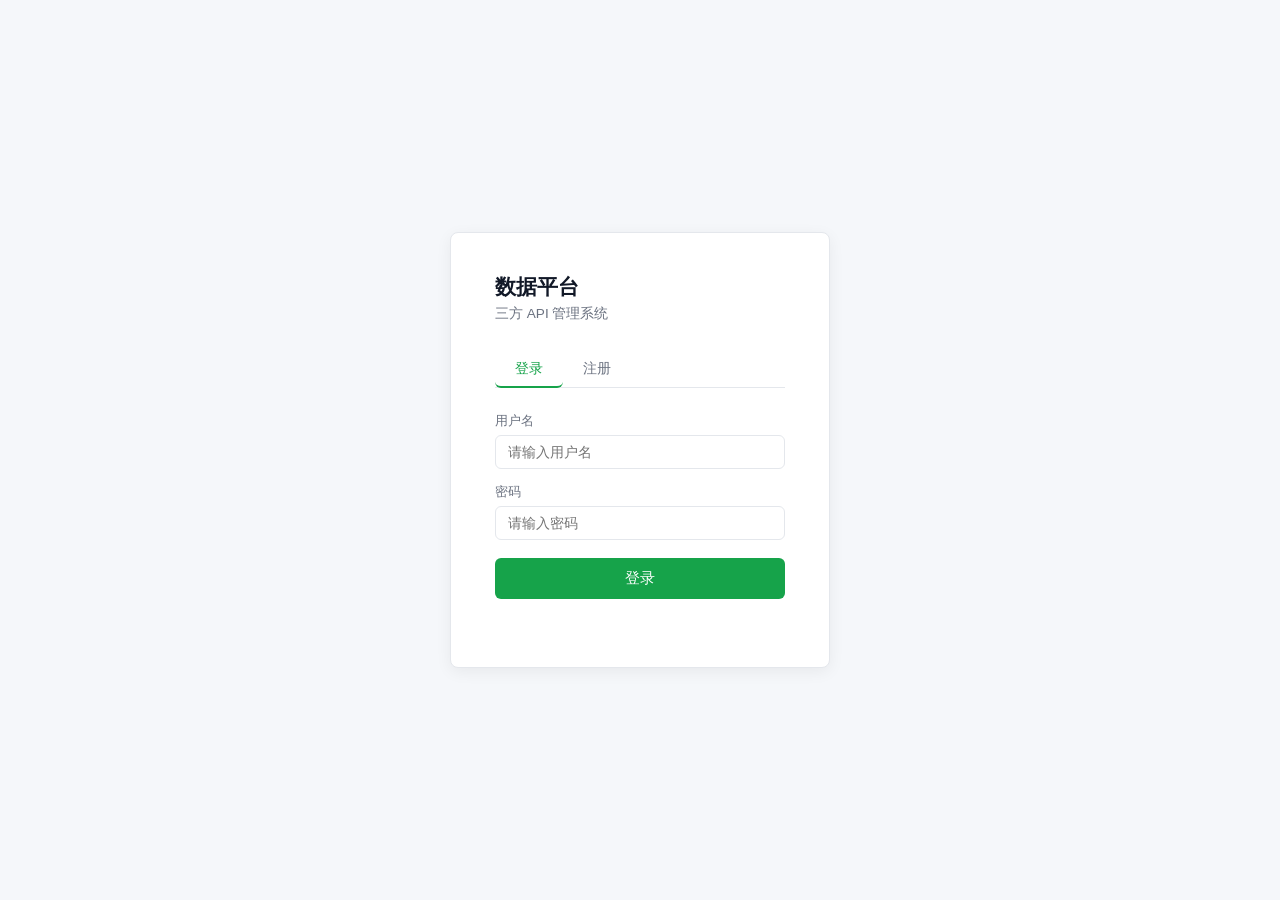
<file: pages/users.html>
<!DOCTYPE html>
<html lang="zh-CN">
<head>
  <meta charset="UTF-8">
  <meta name="viewport" content="width=device-width, initial-scale=1.0">
  <title>用户管理 — 数据平台</title>
  <link rel="stylesheet" href="../assets/css/platform.css">
</head>
<body>

<!-- 顶部固定导航栏 -->
<div class="top-bar">
  <button class="sidebar-toggle" id="sidebarToggle">☰</button>
  <span class="brand">数据平台</span>
  <div style="flex:1"></div>
  <div class="breadcrumb-right" id="userBar"></div>
</div>

<div class="layout">
  <div class="sidebar">
    <div class="sidebar-group open" id="sg1">
      <div class="sidebar-group-title" onclick="document.getElementById('sg1').classList.toggle('open')">
        三方API管理 <span class="arrow">›</span>
      </div>
      <div class="sidebar-children">
        <a href="claude.html"  class="sidebar-item">API调用</a>
        <a href="apply.html"   class="sidebar-item">API管理</a>
        <a href="stats.html"   class="sidebar-item">使用统计</a>
        <a href="users.html"   class="sidebar-item active">用户管理</a>
      </div>
    </div>
  </div>

  <div class="main">
<div class="breadcrumb">
  <a href="#">三方API管理</a>
  <span class="sep">›</span>
  <span class="current">用户管理</span>
</div>

    <div class="toolbar">
      <span class="page-title" style="margin:0">用户管理</span>
    </div>

    <div class="card" style="padding:0;overflow:hidden">
      <div class="table-wrap">
        <table>
          <thead>
            <tr><th>用户名</th><th>角色</th><th>注册时间</th><th>操作</th></tr>
          </thead>
          <tbody id="userTbody"></tbody>
        </table>
      </div>
    </div>
  </div>
</div>

<!-- 重置密码弹窗 -->
<div class="modal-bg" id="pwdBg">
  <div class="modal">
    <h3>重置密码</h3>
    <p id="pwdUsername" style="font-size:.85rem;color:var(--text-muted);margin-bottom:16px"></p>
    <div class="form-group">
      <label>新密码</label>
      <input type="password" id="newPwd" placeholder="至少6位">
    </div>
    <p style="color:#dc2626;font-size:.83rem;min-height:18px" id="pwdErr"></p>
    <div class="modal-actions">
      <button class="btn btn-secondary" id="pwdCancel">取消</button>
      <button class="btn btn-primary"   id="pwdSave">确认重置</button>
    </div>
  </div>
</div>

<script type="module">
import { initSidebar } from '../assets/js/sidebar.js';
import { requireLogin, getUser, refreshUser, authHeaders, logout } from '../assets/js/auth.js';
if (!requireLogin()) throw new Error('redirect');
initSidebar();

const me = await refreshUser();
if (me.role !== 'admin') { window.location.href = '/pages/claude.html'; throw new Error('no access'); }
// /admin/users (GET) 走 X-Token 鉴权;角色变更/重置密码/删除三个写接口走 X-Admin-Password,所以两个 header 都带上
const ADMIN_HEADERS = { ...authHeaders(), 'X-Admin-Password': 'admin123' };
let resetUserId = null;
let allUsers = [];

async function loadUsers() {
  const res = await fetch('http://localhost:8000/admin/users', { headers: ADMIN_HEADERS });
  allUsers = await res.json().catch(() => []);
  const tbody = document.getElementById('userTbody');
  tbody.innerHTML = '';
  allUsers.forEach(u => {
    const isMe = u.id === me.id;
    const tr = document.createElement('tr');
    tr.innerHTML = `
      <td>
        ${u.username}
        ${isMe ? '<span style="font-size:.75rem;color:var(--text-muted);margin-left:6px">（当前账号）</span>' : ''}
      </td>
      <td>
        <span class="badge ${u.role === 'admin' ? 'badge-green' : 'badge-gray'}">
          ${u.role === 'admin' ? '管理员' : '普通用户'}
        </span>
      </td>
      <td>${u.created_at.slice(0, 10)}</td>
      <td style="white-space:nowrap">
        ${!isMe ? `
          <button class="btn btn-secondary" style="padding:4px 10px;font-size:.8rem"
            data-role="${u.id}" data-current="${u.role}">
            ${u.role === 'admin' ? '设为普通用户' : '设为管理员'}
          </button>
          <button class="btn btn-secondary" style="padding:4px 10px;font-size:.8rem" data-reset="${u.id}" data-name="${u.username}">
            重置密码
          </button>
          <button class="btn btn-danger" style="padding:4px 10px;font-size:.8rem" data-del="${u.id}">
            删除
          </button>
        ` : '<span style="color:var(--text-muted);font-size:.82rem">—</span>'}
      </td>`;
    tbody.appendChild(tr);
  });

  // 切换角色
  tbody.querySelectorAll('[data-role]').forEach(b => {
    b.addEventListener('click', async () => {
      const newRole = b.dataset.current === 'admin' ? 'user' : 'admin';
      const name = allUsers.find(u => u.id == b.dataset.role)?.username;
      if (!confirm(`确定将 "${name}" 设为${newRole === 'admin' ? '管理员' : '普通用户'}？`)) return;
      const res = await fetch(`http://localhost:8000/admin/users/${b.dataset.role}/role`, {
        method: 'PUT', headers: ADMIN_HEADERS,
        body: JSON.stringify({ role: newRole }),
      });
      if (!res.ok) { const d = await res.json(); alert(d.detail); return; }
      loadUsers();
    });
  });

  // 重置密码
  tbody.querySelectorAll('[data-reset]').forEach(b => {
    b.addEventListener('click', () => {
      resetUserId = b.dataset.reset;
      document.getElementById('pwdUsername').textContent = `用户：${b.dataset.name}`;
      document.getElementById('newPwd').value = '';
      document.getElementById('pwdErr').textContent = '';
      document.getElementById('pwdBg').classList.add('open');
    });
  });

  // 删除用户
  tbody.querySelectorAll('[data-del]').forEach(b => {
    b.addEventListener('click', async () => {
      const name = allUsers.find(u => u.id == b.dataset.del)?.username;
      if (!confirm(`确定删除用户 "${name}"？此操作不可恢复。`)) return;
      const res = await fetch(`http://localhost:8000/admin/users/${b.dataset.del}`, {
        method: 'DELETE', headers: ADMIN_HEADERS,
      });
      if (!res.ok) { const d = await res.json(); alert(d.detail); return; }
      loadUsers();
    });
  });
}

document.getElementById('pwdCancel').addEventListener('click', () => document.getElementById('pwdBg').classList.remove('open'));

document.getElementById('pwdSave').addEventListener('click', async () => {
  const pwd = document.getElementById('newPwd').value;
  const err = document.getElementById('pwdErr');
  if (pwd.length < 6) { err.textContent = '密码至少6位'; return; }
  const res = await fetch(`http://localhost:8000/admin/users/${resetUserId}/password`, {
    method: 'PUT', headers: ADMIN_HEADERS,
    body: JSON.stringify({ password: pwd }),
  });
  if (!res.ok) { const d = await res.json(); err.textContent = d.detail; return; }
  document.getElementById('pwdBg').classList.remove('open');
  alert('密码重置成功');
});

loadUsers();
</script>
</body>
</html>
</file>
<file: assets/css/base.css>
*, *::before, *::after { box-sizing: border-box; margin: 0; padding: 0; }

:root {
  --bg: #0f1117;
  --surface: #1a1d27;
  --border: #2a2d3a;
  --accent: #6c7cff;
  --accent-hover: #8a98ff;
  --text: #e8eaf0;
  --text-muted: #6b7280;
  --success: #34d399;
  --error: #f87171;
  --radius: 12px;
  --font: -apple-system, BlinkMacSystemFont, 'Segoe UI', Roboto, sans-serif;
}

body {
  background: var(--bg);
  color: var(--text);
  font-family: var(--font);
  min-height: 100vh;
}

.container {
  max-width: 900px;
  margin: 0 auto;
  padding: 40px 24px;
}

.card {
  background: var(--surface);
  border: 1px solid var(--border);
  border-radius: var(--radius);
  padding: 24px;
}

button {
  cursor: pointer;
  border: none;
  border-radius: 8px;
  padding: 10px 20px;
  font-size: 0.9rem;
  font-weight: 500;
  transition: background 0.2s, transform 0.1s;
}

button:active { transform: scale(0.97); }

.btn-primary {
  background: var(--accent);
  color: #fff;
}

.btn-primary:hover { background: var(--accent-hover); }

input, textarea, select {
  width: 100%;
  background: var(--bg);
  border: 1px solid var(--border);
  border-radius: 8px;
  color: var(--text);
  font-size: 0.95rem;
  padding: 10px 14px;
  outline: none;
  transition: border-color 0.2s;
}

input:focus, textarea:focus, select:focus {
  border-color: var(--accent);
}

label {
  display: block;
  font-size: 0.85rem;
  color: var(--text-muted);
  margin-bottom: 6px;
}

.response-box {
  background: var(--bg);
  border: 1px solid var(--border);
  border-radius: 8px;
  padding: 16px;
  min-height: 80px;
  font-size: 0.9rem;
  white-space: pre-wrap;
  word-break: break-all;
  color: var(--text);
}

.status-ok  { color: var(--success); }
.status-err { color: var(--error); }
</file>
<file: assets/css/platform.css>
*, *::before, *::after { box-sizing: border-box; margin: 0; padding: 0; }

:root {
  --bg: #ffffff;
  --surface: #f5f7fa;
  --border: #e4e7ec;
  --text: #111827;
  --text-muted: #6b7280;
  --green: #16a34a;
  --green-bg: #f0fdf4;
  --green-hover: #15803d;
  --sidebar-w: 200px;
  --header-h: 48px;
  --radius: 8px;
  --font: -apple-system, BlinkMacSystemFont, 'Segoe UI', Roboto, sans-serif;
}

body {
  background: var(--bg);
  color: var(--text);
  font-family: var(--font);
  min-height: 100vh;
}

/* ── 顶部通栏（品牌 + 用户信息） ────────────── */
.top-bar {
  height: var(--header-h);
  background: #fff;
  border-bottom: 1px solid var(--border);
  display: flex;
  align-items: center;
  padding: 0 20px;
  gap: 10px;
  position: fixed;
  top: 0; left: 0; right: 0;
  z-index: 100;
}
.top-bar .brand {
  font-weight: 700;
  font-size: .95rem;
  color: var(--text);
}

/* ── 面包屑（主内容区左上角，仅导航路径） ───── */
.breadcrumb {
  display: flex;
  align-items: center;
  padding: 0 0 12px;
  gap: 6px;
  font-size: .85rem;
  color: var(--text-muted);
  border-bottom: 1px solid var(--border);
  margin-bottom: 20px;
}
.breadcrumb .brand {
  font-weight: 600;
  color: var(--text);
  font-size: .95rem;
}
.breadcrumb .sep { color: var(--border); }
.breadcrumb a { color: var(--green); text-decoration: none; }
.breadcrumb a:hover { color: var(--green-hover); text-decoration: underline; }
.breadcrumb .current { color: var(--text); }
.breadcrumb-right {
  margin-left: auto;
  display: flex;
  align-items: center;
  gap: 12px;
  font-size: .85rem;
}
.breadcrumb-right .username { color: var(--text-muted); }
.breadcrumb-right .logout {
  color: var(--green);
  cursor: pointer;
  background: none;
  border: none;
  font-size: .85rem;
  padding: 0;
}
.breadcrumb-right .logout:hover { color: var(--green-hover); text-decoration: underline; }

/* ── 管理员专属侧边栏链接 ─────────────────────── */
/* 非管理员一律隐藏带 .sidebar-admin 的元素;管理员则恢复元素自身默认 display */
body:not(.is-admin) .sidebar-admin { display: none !important; }

/* ── 布局 ────────────────────────────────────── */
.layout {
  display: flex;
  padding-top: var(--header-h);
  min-height: 100vh;
}

/* ── 侧边栏 ──────────────────────────────────── */
.sidebar {
  width: var(--sidebar-w);
  background: #fff;
  border-right: 1px solid var(--border);
  position: fixed;
  top: var(--header-h);
  bottom: 0;
  left: 0;
  overflow-y: auto;
  padding: 16px 0;
}
.sidebar-group { margin-bottom: 4px; }
.sidebar-group-title {
  display: flex;
  align-items: center;
  justify-content: space-between;
  padding: 8px 16px;
  font-size: .82rem;
  font-weight: 600;
  color: var(--text);
  cursor: pointer;
  user-select: none;
}
.sidebar-group-title:hover { background: var(--surface); }
.sidebar-group-title .arrow {
  font-size: .7rem;
  color: var(--text-muted);
  transition: transform .2s;
}
.sidebar-group.open .arrow { transform: rotate(90deg); }
.sidebar-children { display: none; }
.sidebar-group.open .sidebar-children { display: block; }
.sidebar-item {
  display: block;
  padding: 7px 16px 7px 28px;
  font-size: .85rem;
  color: var(--text);
  text-decoration: none;
  transition: background .15s;
}
.sidebar-item:hover { background: var(--green-bg); color: var(--green-hover); }
.sidebar-item.active {
  background: var(--green-bg);
  color: var(--green-hover);
  font-weight: 500;
  border-right: 2px solid var(--green);
}

/* ── 主内容 ──────────────────────────────────── */
.main {
  margin-left: var(--sidebar-w);
  flex: 1;
  padding: 20px 32px 28px;
  min-width: 0;
}
.page-title { display: none; }

/* ── 卡片 ────────────────────────────────────── */
.card {
  background: #fff;
  border: 1px solid var(--border);
  border-radius: var(--radius);
  padding: 20px 24px;
}

/* ── 表格 ────────────────────────────────────── */
.table-wrap { overflow-x: auto; }
table { width: 100%; border-collapse: collapse; font-size: .88rem; }
th {
  text-align: left;
  padding: 10px 14px;
  font-size: .8rem;
  color: var(--text-muted);
  border-bottom: 1px solid var(--border);
  background: var(--surface);
  font-weight: 500;
}
td { padding: 11px 14px; border-bottom: 1px solid var(--border); color: var(--text); }
tr:last-child td { border-bottom: none; }
tr:hover td { background: #fafafa; }

/* ── 按钮 ────────────────────────────────────── */
button, .btn {
  cursor: pointer;
  border: none;
  border-radius: 6px;
  padding: 7px 16px;
  font-size: .85rem;
  font-weight: 500;
  transition: background .15s, transform .1s;
  display: inline-flex;
  align-items: center;
  gap: 5px;
}
button:active, .btn:active { transform: scale(.97); }
.btn-primary {
  background: var(--green);
  color: #fff;
}
.btn-primary:hover { background: var(--green-hover); }
.btn-secondary {
  background: var(--surface);
  color: var(--text);
  border: 1px solid var(--border);
}
.btn-secondary:hover { background: var(--border); }
.btn-danger { background: #fee2e2; color: #dc2626; }
.btn-danger:hover { background: #fecaca; }
.btn-link {
  background: none;
  color: var(--green);
  padding: 0;
  font-size: .85rem;
  border-radius: 0;
}
.btn-link:hover { color: var(--green-hover); text-decoration: underline; }

/* ── 表单 ────────────────────────────────────── */
.form-group { margin-bottom: 14px; }
label {
  display: block;
  font-size: .82rem;
  color: var(--text-muted);
  margin-bottom: 5px;
  font-weight: 500;
}
input, textarea, select {
  width: 100%;
  background: #fff;
  border: 1px solid var(--border);
  border-radius: 6px;
  color: var(--text);
  font-size: .9rem;
  padding: 8px 12px;
  outline: none;
  transition: border-color .2s;
  font-family: var(--font);
}
input:focus, textarea:focus, select:focus { border-color: var(--green); }

/* select 处于占位状态时，提示语变浅、字号与 label 对齐 */
select[data-ph="1"] {
  color: var(--text-muted);
  font-size: .82rem;
}
select option[value=""] {
  color: var(--text-muted);
}

/* ── 徽章 ────────────────────────────────────── */
.badge {
  display: inline-block;
  padding: 2px 8px;
  border-radius: 12px;
  font-size: .75rem;
  font-weight: 500;
}
.badge-green  { background: #dcfce7; color: #15803d; }
.badge-yellow { background: #fef9c3; color: #854d0e; }
.badge-red    { background: #fee2e2; color: #dc2626; }
.badge-gray   { background: var(--surface); color: var(--text-muted); }

/* ── 弹窗 ────────────────────────────────────── */
.modal-bg {
  display: none;
  position: fixed; inset: 0;
  background: rgba(0,0,0,.35);
  align-items: center; justify-content: center;
  z-index: 200;
}
.modal-bg.open { display: flex; }
.modal {
  background: #fff;
  border-radius: var(--radius);
  padding: 28px 32px;
  width: 480px;
  max-width: 95vw;
  box-shadow: 0 8px 32px rgba(0,0,0,.12);
}
.modal h3 { font-size: 1rem; margin-bottom: 20px; }
.modal-actions {
  display: flex; gap: 10px;
  justify-content: flex-end;
  margin-top: 20px;
}

/* ── 空状态 ──────────────────────────────────── */
.empty {
  text-align: center;
  padding: 48px 0;
  color: var(--text-muted);
  font-size: .9rem;
}
.empty p { margin-top: 8px; }

/* ── 工具栏 ──────────────────────────────────── */
.toolbar {
  display: flex;
  align-items: center;
  justify-content: space-between;
  margin-bottom: 16px;
  flex-wrap: wrap;
  gap: 8px;
}

/* ── 汉堡菜单按钮（小屏） ────────────────────── */
.sidebar-toggle {
  display: none;
  background: none;
  border: none;
  cursor: pointer;
  padding: 4px 8px;
  font-size: 1.2rem;
  color: var(--text);
  line-height: 1;
}

/* ── 响应式断点 ──────────────────────────────── */

/* 平板（≤1024px）：侧边栏变窄 */
@media (max-width: 1024px) {
  :root { --sidebar-w: 160px; }
  .sidebar-item { font-size: .8rem; padding: 7px 10px 7px 20px; }
  .main { padding: 20px 16px; }
}

/* 手机（≤768px）：侧边栏折叠为可开关抽屉 */
@media (max-width: 768px) {
  :root { --sidebar-w: 0px; }

  .sidebar-toggle { display: inline-flex; }

  .breadcrumb { padding: 0 12px; gap: 4px; font-size: .8rem; }
  .breadcrumb .brand { font-size: .85rem; }

  .sidebar {
    width: 220px;
    transform: translateX(-100%);
    transition: transform .25s ease;
    z-index: 150;
    box-shadow: 2px 0 12px rgba(0,0,0,.1);
  }
  .sidebar.open { transform: translateX(0); }

  /* 侧边栏打开时的遮罩 */
  .sidebar-overlay {
    display: none;
    position: fixed; inset: 0;
    background: rgba(0,0,0,.3);
    z-index: 140;
  }
  .sidebar-overlay.open { display: block; }

  .layout { padding-top: var(--header-h); }
  .main { margin-left: 0 !important; padding: 16px 12px; }

  /* 表格横向滚动 */
  .table-wrap { overflow-x: auto; -webkit-overflow-scrolling: touch; }
  table { min-width: 600px; }

  /* 卡片全宽 */
  .card { padding: 14px 12px; }

  /* 弹窗全屏适配 */
  .modal { padding: 20px 16px; width: 95vw; }

  /* 网格列堆叠 */
  .stat-cards,
  [style*="grid-template-columns"] {
    grid-template-columns: 1fr !important;
  }

  /* 面包屑右侧收紧 */
  .breadcrumb-right { gap: 8px; font-size: .8rem; }
  .breadcrumb-right .username { max-width: 80px; overflow: hidden; text-overflow: ellipsis; white-space: nowrap; }

  /* 按钮文字缩短 */
  .toolbar .btn { padding: 6px 12px; font-size: .8rem; }
}

/* 超小屏（≤480px） */
@media (max-width: 480px) {
  .breadcrumb .sep,
  .breadcrumb .current { display: none; }
  table { min-width: 480px; }
  .modal { padding: 16px 12px; }
}
</file>
